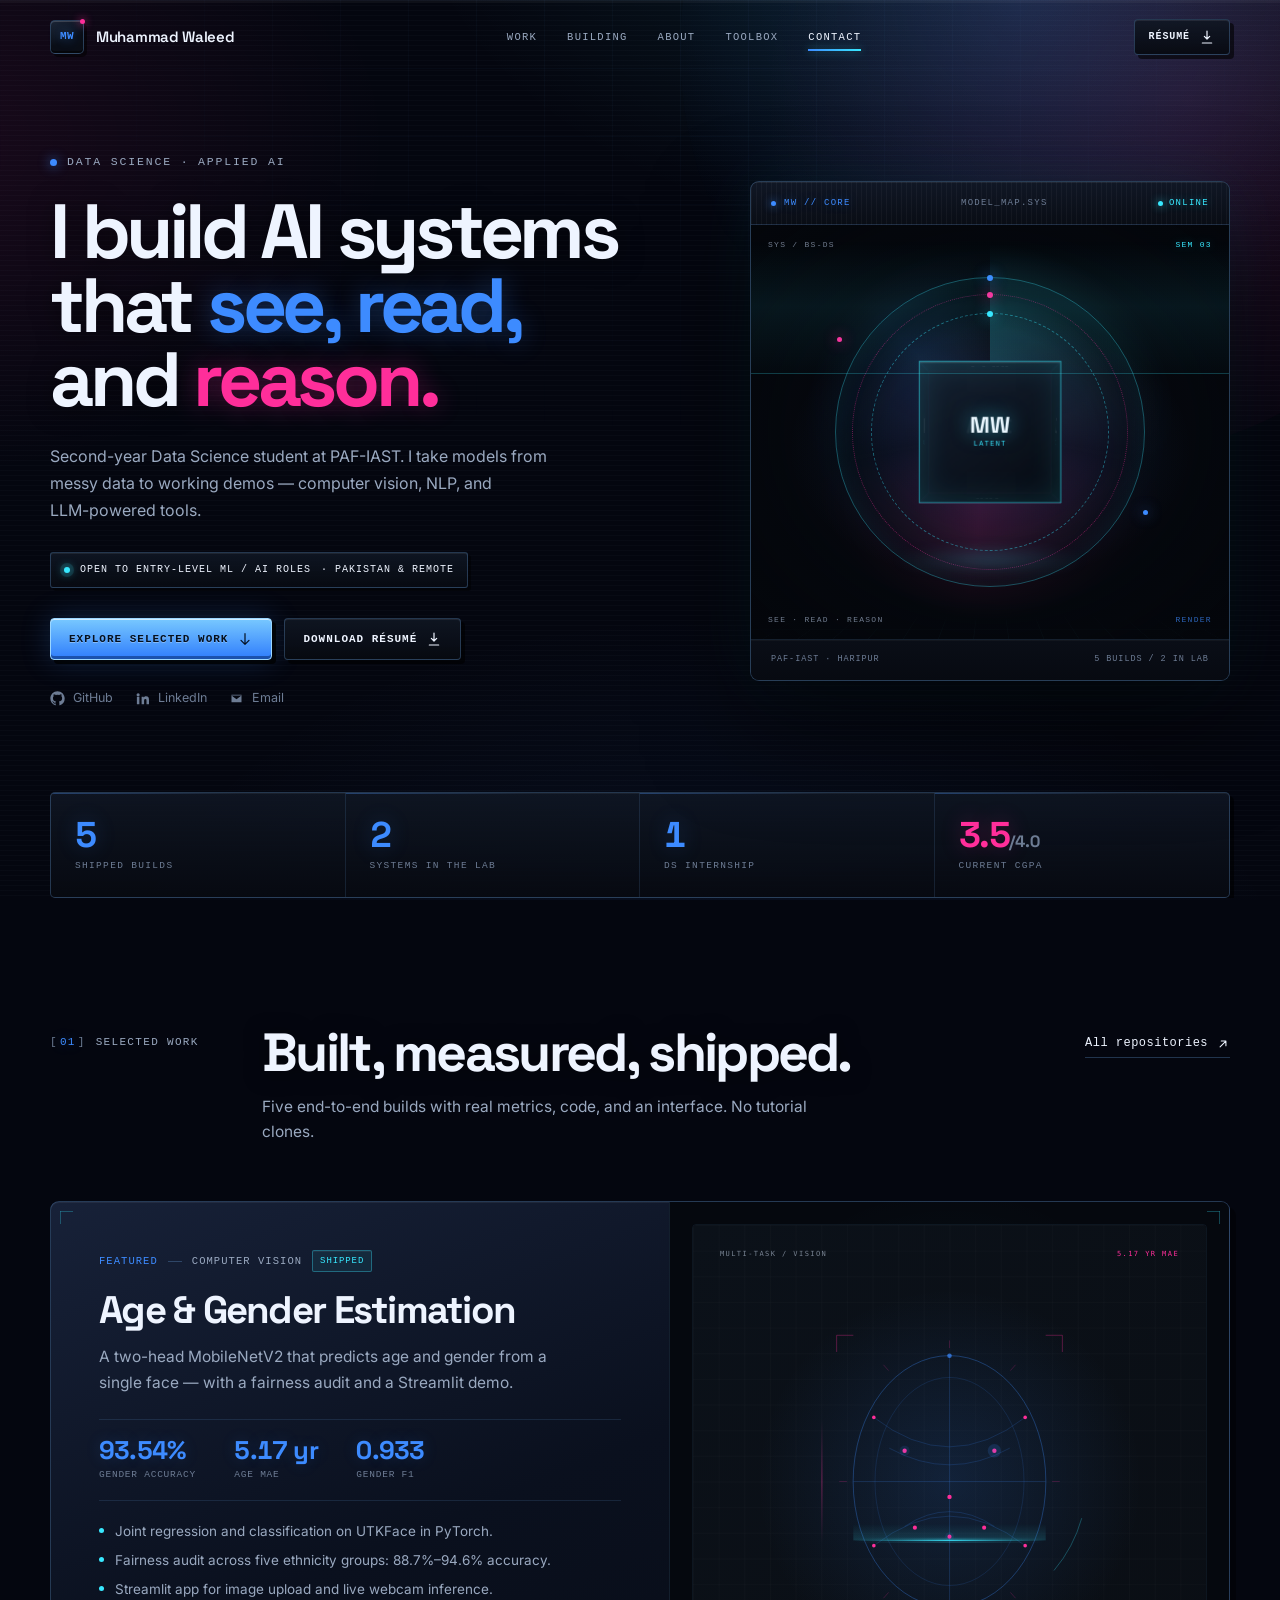
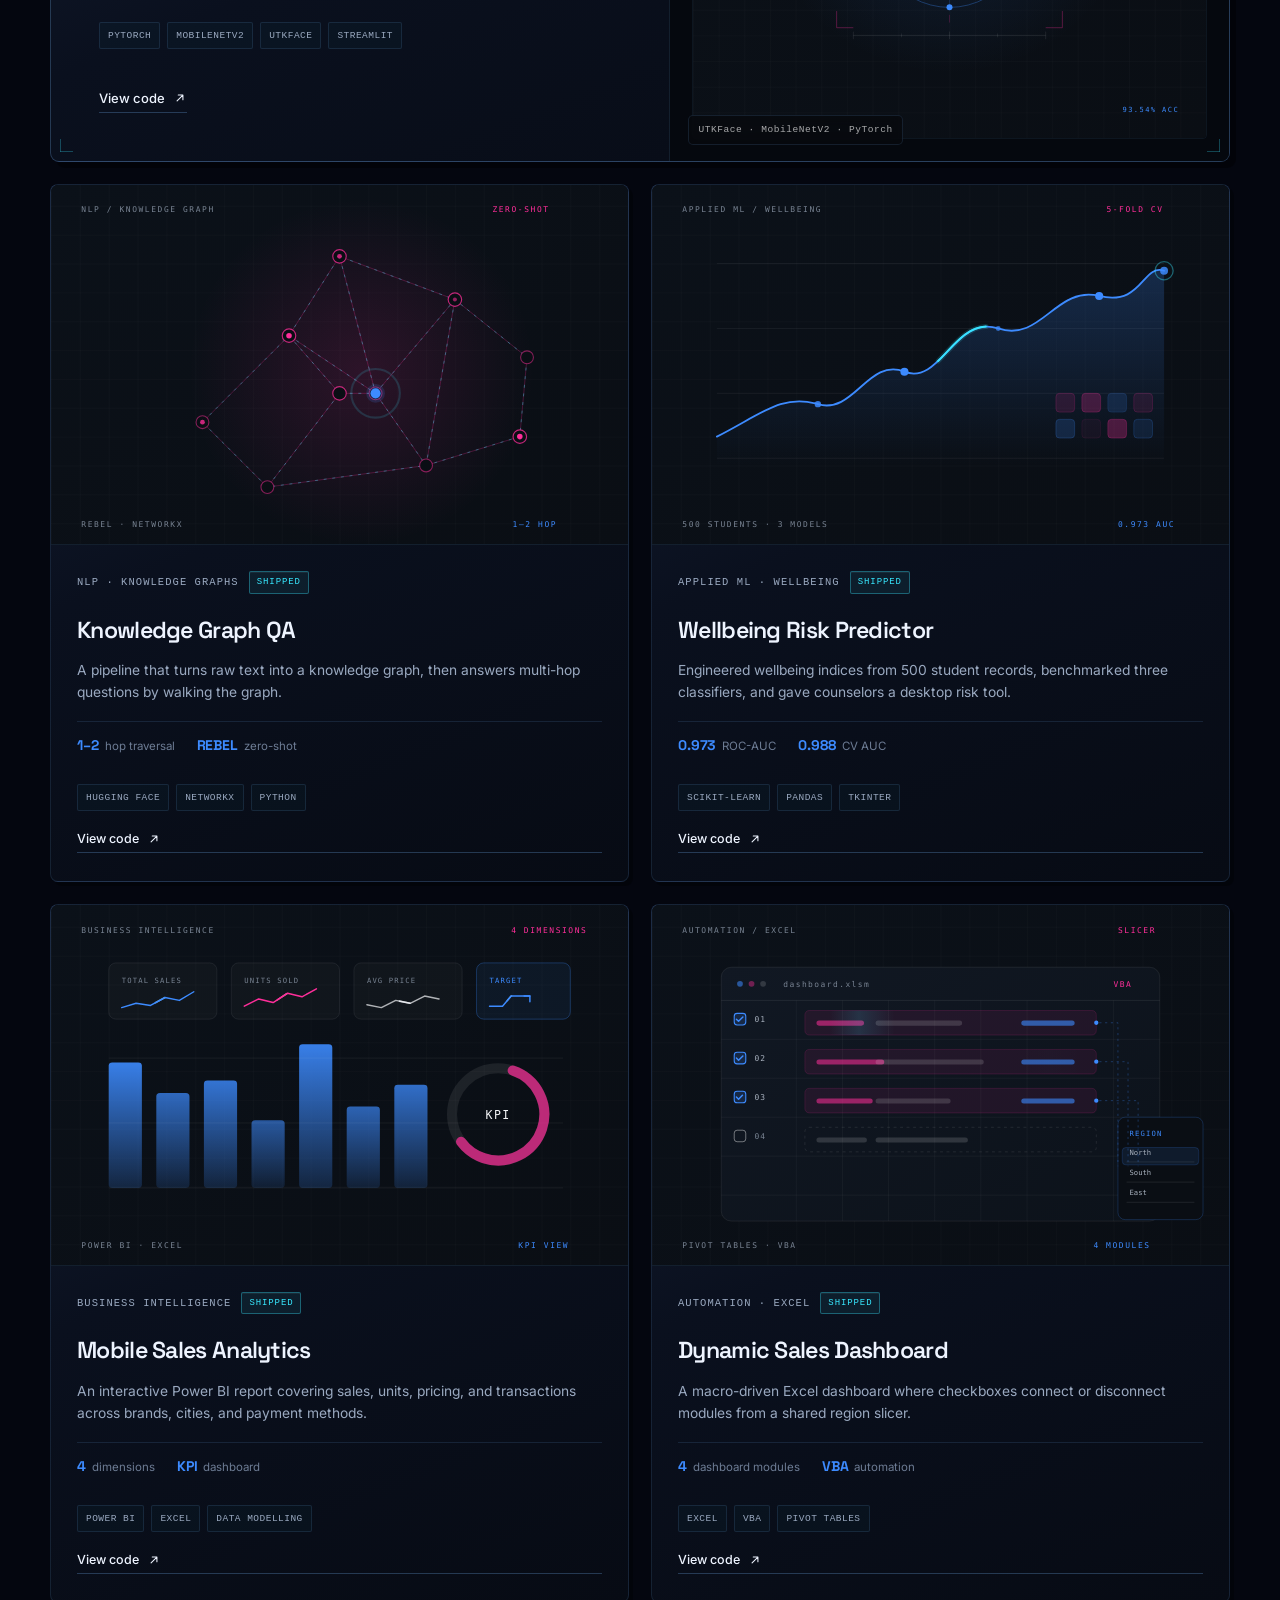
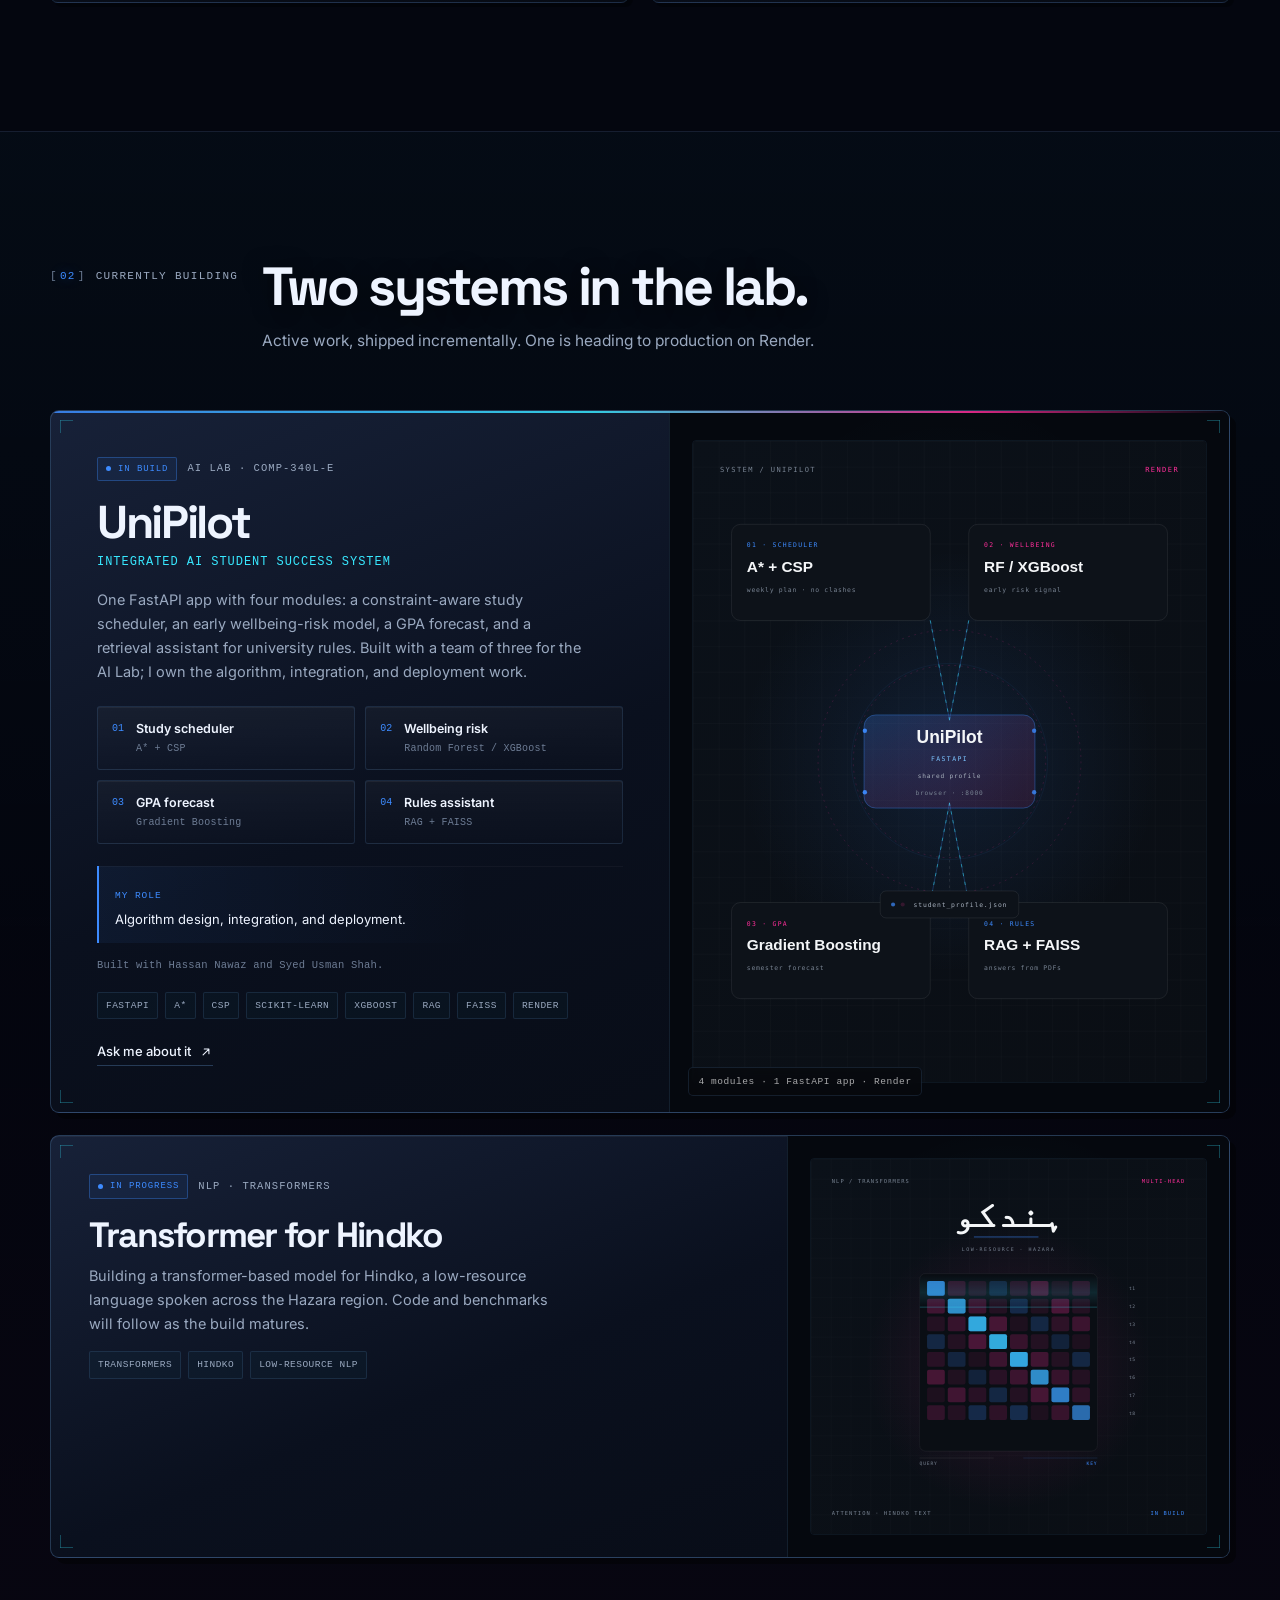
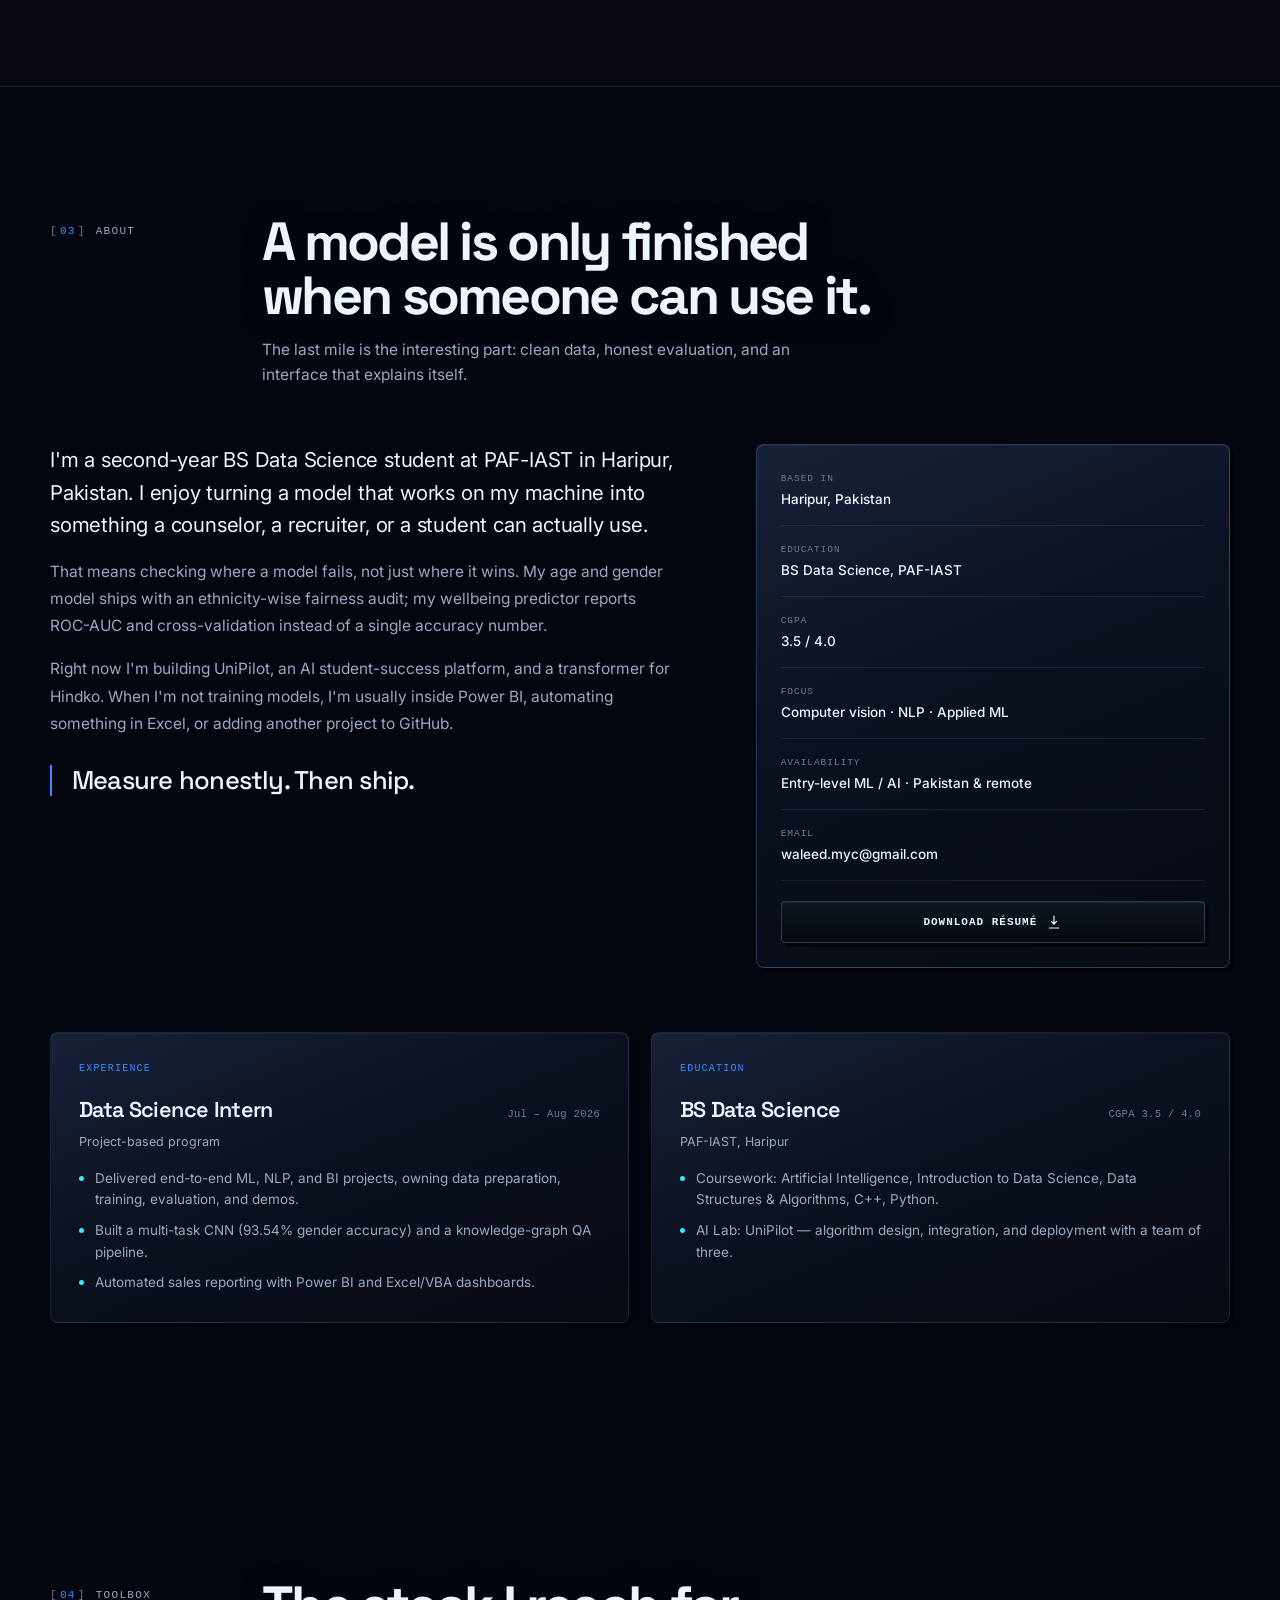
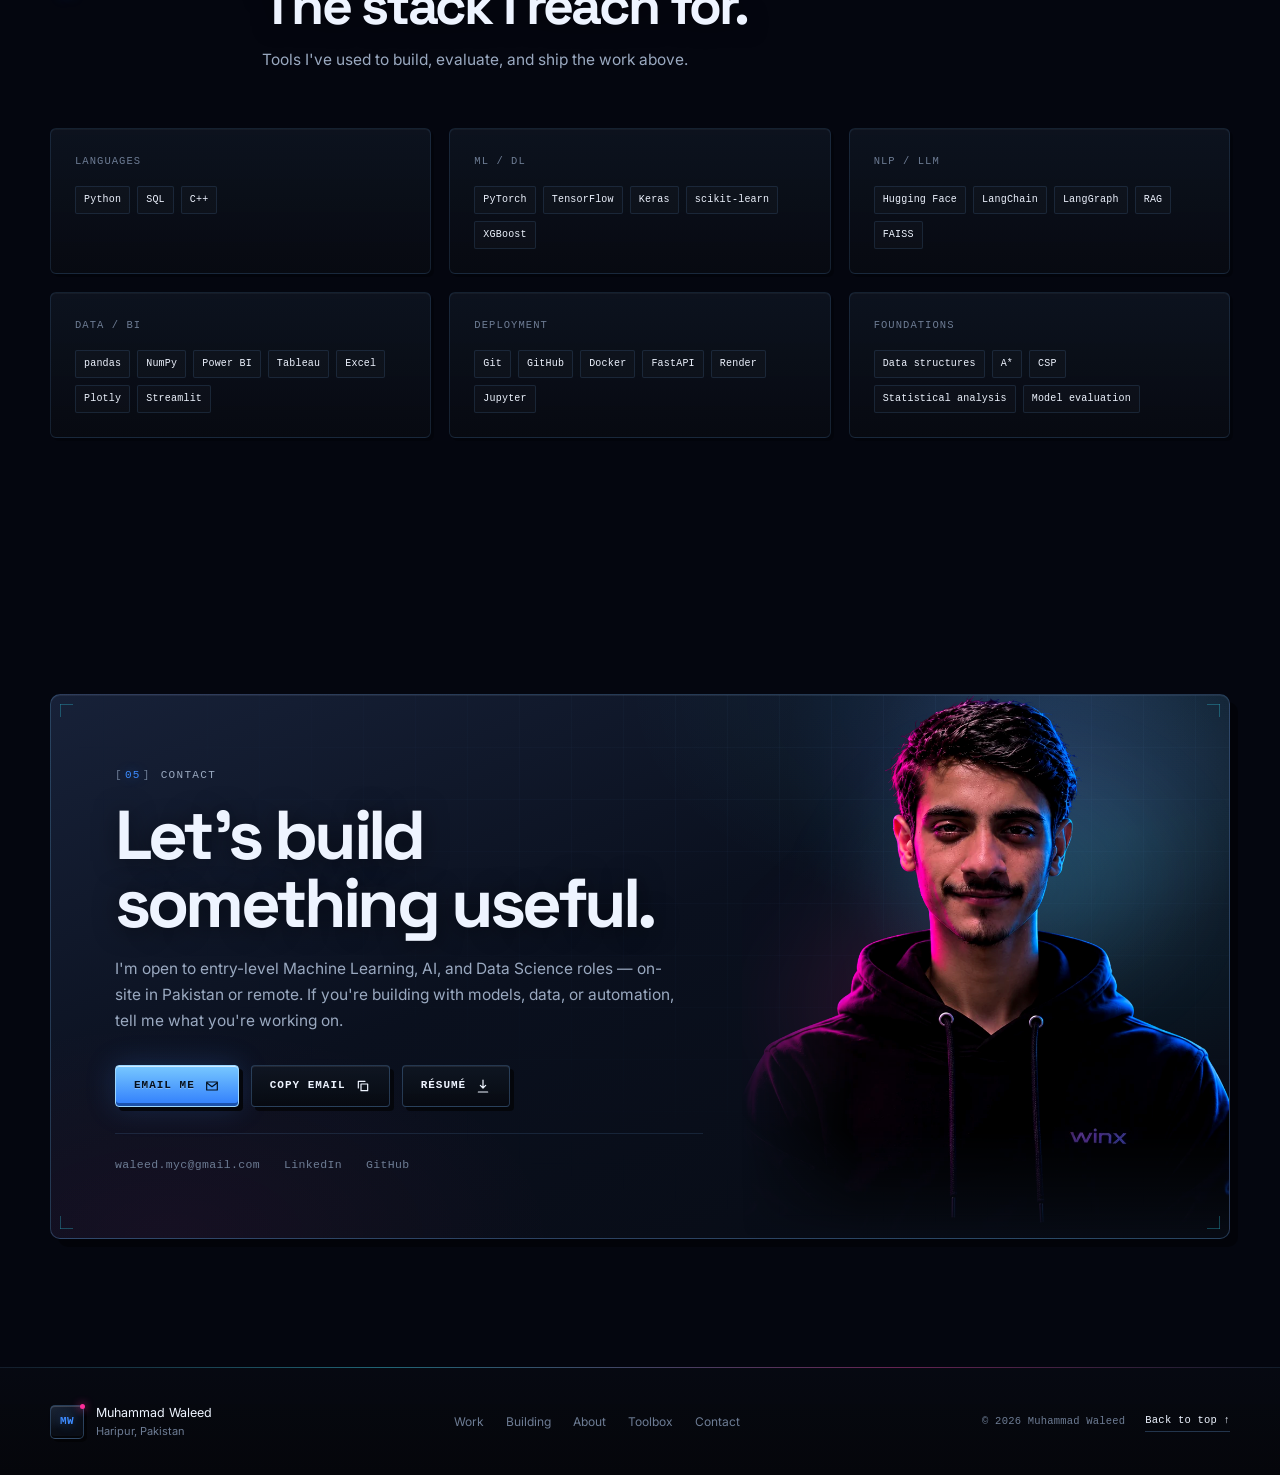
<file: index.html>
<!doctype html>
<html lang="en" class="no-js">
<head>
  <meta charset="utf-8">
  <meta name="viewport" content="width=device-width, initial-scale=1">
  <title>Muhammad Waleed — Machine Learning &amp; AI Engineer</title>
  <meta name="description" content="Portfolio of Muhammad Waleed — Data Science student and machine learning engineer building computer vision, NLP, and LLM systems. Projects, metrics, and code.">
  <meta name="author" content="Muhammad Waleed">
  <meta name="robots" content="index, follow, max-image-preview:large">
  <meta name="theme-color" content="#04060f">
  <link rel="canonical" href="https://muhammad-waleed-winx.onrender.com/">

  <meta property="og:type" content="website">
  <meta property="og:site_name" content="Muhammad Waleed — ML &amp; AI Portfolio">
  <meta property="og:title" content="Muhammad Waleed — Machine Learning &amp; AI Engineer">
  <meta property="og:description" content="Data Science student building computer vision, NLP, and LLM systems. Real metrics, shipped projects, and code.">
  <meta property="og:url" content="https://muhammad-waleed-winx.onrender.com/">
  <meta property="og:image" content="https://muhammad-waleed-winx.onrender.com/assets/img/og-cover.png">
  <meta property="og:image:width" content="1200">
  <meta property="og:image:height" content="630">
  <meta property="og:image:alt" content="Muhammad Waleed — I build AI systems that see, read, and reason.">
  <meta property="og:locale" content="en_US">

  <meta name="twitter:card" content="summary_large_image">
  <meta name="twitter:title" content="Muhammad Waleed — Machine Learning &amp; AI Engineer">
  <meta name="twitter:description" content="Data Science student building computer vision, NLP, and LLM systems. Real metrics, shipped projects, and code.">
  <meta name="twitter:image" content="https://muhammad-waleed-winx.onrender.com/assets/img/og-cover.png">
  <meta name="twitter:image:alt" content="Muhammad Waleed — I build AI systems that see, read, and reason.">

  <link rel="icon" href="assets/img/favicon.svg" type="image/svg+xml">
  <link rel="apple-touch-icon" href="assets/img/apple-touch-icon.png">
  <link rel="manifest" href="manifest.json">

  <link rel="preconnect" href="https://fonts.googleapis.com">
  <link rel="preconnect" href="https://fonts.gstatic.com" crossorigin>
  <link href="https://fonts.googleapis.com/css2?family=Inter:wght@400;500;600&family=Space+Grotesk:wght@500;600;700&display=swap" rel="stylesheet">
  <link rel="stylesheet" href="assets/css/style.css">

  <script>document.documentElement.classList.replace('no-js', 'js');</script>

  <script type="application/ld+json">
  {
    "@context": "https://schema.org",
    "@graph": [
      {
        "@type": "Person",
        "@id": "https://muhammad-waleed-winx.onrender.com/#person",
        "name": "Muhammad Waleed",
        "givenName": "Muhammad",
        "familyName": "Waleed",
        "jobTitle": "Machine Learning & AI Engineer",
        "description": "Data Science student at PAF-IAST building computer vision, NLP, and LLM systems.",
        "url": "https://muhammad-waleed-winx.onrender.com/",
        "email": "mailto:waleed.myc@gmail.com",
        "address": {
          "@type": "PostalAddress",
          "addressLocality": "Haripur",
          "addressRegion": "Khyber Pakhtunkhwa",
          "addressCountry": "PK"
        },
        "alumniOf": {
          "@type": "CollegeOrUniversity",
          "name": "Pak-Austria Fachhochschule Institute of Applied Sciences and Technology (PAF-IAST)"
        },
        "sameAs": [
          "https://www.linkedin.com/in/muhammad-waleed-myc/",
          "https://github.com/winx007"
        ],
        "knowsAbout": [
          "Machine Learning",
          "Deep Learning",
          "Computer Vision",
          "Natural Language Processing",
          "Large Language Models",
          "Python",
          "PyTorch",
          "TensorFlow",
          "scikit-learn",
          "Hugging Face Transformers",
          "LangChain",
          "LangGraph",
          "Docker",
          "FastAPI",
          "Power BI"
        ]
      },
      {
        "@type": "WebSite",
        "@id": "https://muhammad-waleed-winx.onrender.com/#website",
        "url": "https://muhammad-waleed-winx.onrender.com/",
        "name": "Muhammad Waleed — Machine Learning & AI Portfolio",
        "description": "Projects and case studies in computer vision, NLP, LLMs, and applied data science.",
        "publisher": { "@id": "https://muhammad-waleed-winx.onrender.com/#person" },
        "inLanguage": "en"
      },
      {
        "@type": "ItemList",
        "name": "Selected projects",
        "itemListElement": [
          {
            "@type": "ListItem",
            "position": 1,
            "item": {
              "@type": "SoftwareSourceCode",
              "name": "Age & Gender Estimation — Multi-Task CNN",
              "description": "A two-head MobileNetV2 for joint age regression and gender classification on UTKFace, with a fairness audit and Streamlit demo.",
              "codeRepository": "https://github.com/winx007/Age-Gender-Estimation-Multi-Task-Learning-",
              "programmingLanguage": "Python",
              "author": { "@id": "https://muhammad-waleed-winx.onrender.com/#person" }
            }
          },
          {
            "@type": "ListItem",
            "position": 2,
            "item": {
              "@type": "SoftwareSourceCode",
              "name": "Knowledge Graph Construction & Multi-Hop QA",
              "description": "An NLP pipeline that extracts entity-relation triplets with REBEL, builds a NetworkX graph, and answers 1-hop and 2-hop questions.",
              "codeRepository": "https://github.com/winx007/Knowledge-Graph-Construction-QA-Pipeline",
              "programmingLanguage": "Python",
              "author": { "@id": "https://muhammad-waleed-winx.onrender.com/#person" }
            }
          },
          {
            "@type": "ListItem",
            "position": 3,
            "item": {
              "@type": "SoftwareSourceCode",
              "name": "Student Wellbeing Risk Predictor",
              "description": "A scikit-learn pipeline that engineers wellbeing indices from 500 student records and exposes risk predictions through a Tkinter GUI.",
              "codeRepository": "https://github.com/winx007/Student-Wellbeing-Correlation-Prep",
              "programmingLanguage": "Python",
              "author": { "@id": "https://muhammad-waleed-winx.onrender.com/#person" }
            }
          },
          {
            "@type": "ListItem",
            "position": 4,
            "item": {
              "@type": "SoftwareSourceCode",
              "name": "Mobile Sales Analytics Dashboard",
              "description": "An interactive Power BI report tracking sales, units, pricing, and transactions across brands, cities, and payment methods.",
              "codeRepository": "https://github.com/winx007/Zenith-Mobiles-Sales-Analytics-Dashboard-Power-BI-Project",
              "author": { "@id": "https://muhammad-waleed-winx.onrender.com/#person" }
            }
          }
        ]
      }
    ]
  }
  </script>
</head>
<body>
  <a class="skip-link" href="#main">Skip to content</a>
  <div class="scroll-progress" aria-hidden="true"><span data-scroll-progress></span></div>

  <header class="site-header" data-header>
    <div class="container header-inner">
      <a class="brand" href="#top" aria-label="Muhammad Waleed — back to top">
        <span class="brand-mark" aria-hidden="true">MW</span>
        <span class="brand-name">Muhammad Waleed</span>
      </a>

      <nav class="desktop-nav" aria-label="Primary">
        <a href="#work" data-nav>Work</a>
        <a href="#building" data-nav>Building</a>
        <a href="#about" data-nav>About</a>
        <a href="#skills" data-nav>Toolbox</a>
        <a href="#contact" data-nav>Contact</a>
      </nav>

      <div class="header-actions">
        <a class="btn btn--ghost btn--sm" href="assets/Muhammad_Waleed_Resume.pdf" download>
          Résumé
          <svg class="icon" viewBox="0 0 24 24" aria-hidden="true"><path d="M12 3v12m0 0 4-4m-4 4-4-4M5 21h14"/></svg>
        </a>
        <button class="menu-toggle" type="button" aria-expanded="false" aria-controls="mobile-menu" aria-label="Open menu" data-menu-toggle>
          <span></span><span></span>
        </button>
      </div>
    </div>
  </header>

  <div class="mobile-menu" id="mobile-menu" data-menu inert>
    <nav aria-label="Mobile">
      <a href="#work"><span>01</span>Work</a>
      <a href="#building"><span>02</span>Building</a>
      <a href="#about"><span>03</span>About</a>
      <a href="#skills"><span>04</span>Toolbox</a>
      <a href="#contact"><span>05</span>Contact</a>
    </nav>
    <div class="mobile-menu__foot">
      <a class="btn btn--primary" href="assets/Muhammad_Waleed_Resume.pdf" download>Download résumé</a>
      <div class="socials">
        <a href="https://github.com/winx007" target="_blank" rel="noopener noreferrer" aria-label="GitHub (opens in a new tab)">
          <svg class="icon" viewBox="0 0 24 24" aria-hidden="true"><path d="M12 .5C5.73.5.5 5.73.5 12c0 5.08 3.29 9.39 7.86 10.91.58.11.79-.25.79-.56v-2.17c-3.2.7-3.88-1.37-3.88-1.37-.53-1.34-1.29-1.7-1.29-1.7-1.05-.72.08-.71.08-.71 1.16.08 1.77 1.19 1.77 1.19 1.03 1.77 2.7 1.26 3.36.96.1-.75.4-1.26.73-1.55-2.55-.29-5.23-1.28-5.23-5.7 0-1.26.45-2.29 1.19-3.1-.12-.29-.52-1.46.11-3.05 0 0 .97-.31 3.18 1.18a11.1 11.1 0 0 1 5.8 0c2.2-1.49 3.17-1.18 3.17-1.18.63 1.59.23 2.76.11 3.05.74.81 1.19 1.84 1.19 3.1 0 4.43-2.69 5.41-5.25 5.69.41.35.78 1.05.78 2.12v3.14c0 .31.21.68.8.56A11.5 11.5 0 0 0 23.5 12C23.5 5.73 18.27.5 12 .5Z"/></svg>
        </a>
        <a href="https://www.linkedin.com/in/muhammad-waleed-myc/" target="_blank" rel="noopener noreferrer" aria-label="LinkedIn (opens in a new tab)">
          <svg class="icon" viewBox="0 0 24 24" aria-hidden="true"><path d="M4.98 3.5a2.5 2.5 0 1 1 0 5 2.5 2.5 0 0 1 0-5ZM3 9h4v12H3V9Zm7 0h3.8v1.64h.05c.53-1 1.83-2.05 3.77-2.05 4.03 0 4.78 2.65 4.78 6.1V21h-4v-5.35c0-1.28-.02-2.92-1.78-2.92-1.78 0-2.05 1.39-2.05 2.83V21h-4V9Z"/></svg>
        </a>
      </div>
    </div>
  </div>

  <main id="main">
    <section class="hero" id="top" aria-labelledby="hero-title">
      <div class="hero-grid-bg" aria-hidden="true"></div>
      <div class="container hero-inner">
        <div class="hero-copy">
          <p class="eyebrow reveal"><span class="pulse-dot"></span>Data Science · Applied AI</p>
          <h1 id="hero-title" class="reveal">
            <span>I build AI systems</span>
            <span>that <em>see, read,</em></span>
            <span>and <em>reason.</em></span>
          </h1>
          <p class="hero-lede reveal">Second-year Data Science student at <span class="nowrap">PAF-IAST</span>. I take models from messy data to working demos — computer vision, NLP, and <span class="nowrap">LLM-powered</span> tools.</p>
          <div class="availability reveal"><span class="status-dot"></span>Open to entry-level ML / AI roles<span class="availability__loc"> · Pakistan &amp; remote</span></div>
          <div class="hero-actions reveal">
            <a class="btn btn--primary" href="#work">
              Explore selected work
              <svg class="icon" viewBox="0 0 24 24" aria-hidden="true"><path d="M12 4v16m0 0 6-6m-6 6-6-6"/></svg>
            </a>
            <a class="btn btn--ghost" href="assets/Muhammad_Waleed_Resume.pdf" download>
              Download résumé
              <svg class="icon" viewBox="0 0 24 24" aria-hidden="true"><path d="M12 3v12m0 0 4-4m-4 4-4-4M5 21h14"/></svg>
            </a>
          </div>
          <div class="hero-socials reveal">
            <a href="https://github.com/winx007" target="_blank" rel="noopener noreferrer">
              <svg class="icon" viewBox="0 0 24 24" aria-hidden="true"><path d="M12 .5C5.73.5.5 5.73.5 12c0 5.08 3.29 9.39 7.86 10.91.58.11.79-.25.79-.56v-2.17c-3.2.7-3.88-1.37-3.88-1.37-.53-1.34-1.29-1.7-1.29-1.7-1.05-.72.08-.71.08-.71 1.16.08 1.77 1.19 1.77 1.19 1.03 1.77 2.7 1.26 3.36.96.1-.75.4-1.26.73-1.55-2.55-.29-5.23-1.28-5.23-5.7 0-1.26.45-2.29 1.19-3.1-.12-.29-.52-1.46.11-3.05 0 0 .97-.31 3.18 1.18a11.1 11.1 0 0 1 5.8 0c2.2-1.49 3.17-1.18 3.17-1.18.63 1.59.23 2.76.11 3.05.74.81 1.19 1.84 1.19 3.1 0 4.43-2.69 5.41-5.25 5.69.41.35.78 1.05.78 2.12v3.14c0 .31.21.68.8.56A11.5 11.5 0 0 0 23.5 12C23.5 5.73 18.27.5 12 .5Z"/></svg>
              GitHub
            </a>
            <a href="https://www.linkedin.com/in/muhammad-waleed-myc/" target="_blank" rel="noopener noreferrer">
              <svg class="icon" viewBox="0 0 24 24" aria-hidden="true"><path d="M4.98 3.5a2.5 2.5 0 1 1 0 5 2.5 2.5 0 0 1 0-5ZM3 9h4v12H3V9Zm7 0h3.8v1.64h.05c.53-1 1.83-2.05 3.77-2.05 4.03 0 4.78 2.65 4.78 6.1V21h-4v-5.35c0-1.28-.02-2.92-1.78-2.92-1.78 0-2.05 1.39-2.05 2.83V21h-4V9Z"/></svg>
              LinkedIn
            </a>
            <a href="mailto:waleed.myc@gmail.com">
              <svg class="icon" viewBox="0 0 24 24" aria-hidden="true"><path d="M4 6h16v12H4zM4 7l8 6 8-6"/></svg>
              Email
            </a>
          </div>
        </div>

        <div class="hero-visual reveal">
          <div class="core-card" data-tilt>
            <div class="core-card__bar">
              <span class="core-card__id"><i></i>MW // CORE</span>
              <span class="core-card__file">model_map.sys</span>
              <span class="core-card__live">online</span>
            </div>

            <div class="core-stage" aria-hidden="true">
              <div class="core-stage__grid"></div>
              <div class="core-stage__aura"></div>

              <div class="core-scene">
                <span class="core-ring core-ring--h1"></span>
                <span class="core-ring core-ring--h2"></span>
                <span class="core-ring core-ring--v"></span>
                <div class="core-cube-tilt" data-cube-tilt>
                  <div class="core-cube">
                    <span class="core-face core-face--front"><b>MW</b><small>LATENT</small></span>
                    <span class="core-face core-face--back"><b>DATA</b><small>PIPELINE</small></span>
                    <span class="core-face core-face--right"><b>CV</b><small>VISION</small></span>
                    <span class="core-face core-face--left"><b>NLP</b><small>LANGUAGE</small></span>
                    <span class="core-face core-face--top"><b>LLM</b><small>REASON</small></span>
                    <span class="core-face core-face--bottom"><b>ML</b><small>OPS</small></span>
                  </div>
                </div>
                <span class="core-spark core-spark--a"></span>
                <span class="core-spark core-spark--b"></span>
              </div>

              <span class="core-scan"></span>
              <span class="core-shock"></span>
              <span class="core-hud core-hud--tl">SYS / BS-DS</span>
              <span class="core-hud core-hud--tr">SEM 03</span>
              <span class="core-hud core-hud--bl">SEE · READ · REASON</span>
              <span class="core-hud core-hud--br">RENDER</span>
            </div>

            <div class="core-card__foot">
              <span>PAF-IAST · Haripur</span>
              <span>5 builds / 2 in lab</span>
            </div>
          </div>
        </div>
      </div>

      <div class="container">
        <dl class="stats reveal">
          <div><dt>Shipped builds</dt><dd data-count="5">5</dd></div>
          <div><dt>Systems in the lab</dt><dd data-count="2">2</dd></div>
          <div><dt>DS internship</dt><dd data-count="1">1</dd></div>
          <div><dt>Current CGPA</dt><dd data-count="3.5" data-count-decimals="1">3.5<span>/4.0</span></dd></div>
        </dl>
      </div>
    </section>

    <section class="section" id="work" aria-labelledby="work-title">
      <div class="container">
        <div class="section-head reveal">
          <p class="section-label"><span>01</span>Selected work</p>
          <div class="section-head__main">
            <h2 id="work-title">Built, measured, shipped.</h2>
            <p>Five end-to-end builds with real metrics, code, and an interface. No tutorial clones.</p>
          </div>
          <a class="section-link" href="https://github.com/winx007" target="_blank" rel="noopener noreferrer">
            All repositories
            <svg class="icon" viewBox="0 0 24 24" aria-hidden="true"><path d="M7 17 17 7M9 7h8v8"/></svg>
          </a>
        </div>

        <article class="project-featured reveal" data-tilt>
          <div class="project-featured__content">
            <div class="project-kicker">
              <span class="kicker-strong">Featured</span>
              <span class="kicker-sep" aria-hidden="true"></span>
              Computer vision
              <span class="badge">Shipped</span>
            </div>
            <h3>Age &amp; Gender Estimation</h3>
            <p class="project-summary">A two-head MobileNetV2 that predicts age and gender from a single face — with a fairness audit and a Streamlit demo.</p>
            <dl class="project-metrics">
              <div><dt>Gender accuracy</dt><dd>93.54%</dd></div>
              <div><dt>Age MAE</dt><dd>5.17 yr</dd></div>
              <div><dt>Gender F1</dt><dd>0.933</dd></div>
            </dl>
            <ul class="project-points">
              <li>Joint regression and classification on UTKFace in PyTorch.</li>
              <li>Fairness audit across five ethnicity groups: 88.7%–94.6% accuracy.</li>
              <li>Streamlit app for image upload and live webcam inference.</li>
            </ul>
            <div class="tags">
              <span>PyTorch</span><span>MobileNetV2</span><span>UTKFace</span><span>Streamlit</span>
            </div>
            <a class="text-link" href="https://github.com/winx007/Age-Gender-Estimation-Multi-Task-Learning-" target="_blank" rel="noopener noreferrer">
              View code
              <svg class="icon" viewBox="0 0 24 24" aria-hidden="true"><path d="M7 17 17 7M9 7h8v8"/></svg>
            </a>
          </div>
          <a class="project-featured__media" href="https://github.com/winx007/Age-Gender-Estimation-Multi-Task-Learning-" target="_blank" rel="noopener noreferrer" aria-label="Age and Gender Estimation repository on GitHub (opens in a new tab)">
            <img src="assets/img/cover-vision.svg" alt="" width="800" height="800" loading="lazy" decoding="async">
            <span class="media-caption">UTKFace · MobileNetV2 · PyTorch</span>
          </a>
        </article>

        <div class="project-grid">
          <article class="project-card reveal">
            <a class="project-card__media" href="https://github.com/winx007/Knowledge-Graph-Construction-QA-Pipeline" target="_blank" rel="noopener noreferrer" aria-label="Knowledge Graph QA repository on GitHub (opens in a new tab)">
              <img src="assets/img/cover-graph.svg" alt="" width="800" height="520" loading="lazy" decoding="async">
            </a>
            <div class="project-card__body">
              <div class="project-kicker">NLP · Knowledge graphs <span class="badge">Shipped</span></div>
              <h3><a href="https://github.com/winx007/Knowledge-Graph-Construction-QA-Pipeline" target="_blank" rel="noopener noreferrer">Knowledge Graph QA</a></h3>
              <p>A pipeline that turns raw text into a knowledge graph, then answers multi-hop questions by walking the graph.</p>
              <div class="mini-facts">
                <span><strong>1–2</strong> hop traversal</span>
                <span><strong>REBEL</strong> zero-shot</span>
              </div>
              <div class="tags"><span>Hugging Face</span><span>NetworkX</span><span>Python</span></div>
              <a class="text-link" href="https://github.com/winx007/Knowledge-Graph-Construction-QA-Pipeline" target="_blank" rel="noopener noreferrer">View code <svg class="icon" viewBox="0 0 24 24" aria-hidden="true"><path d="M7 17 17 7M9 7h8v8"/></svg></a>
            </div>
          </article>

          <article class="project-card reveal">
            <a class="project-card__media" href="https://github.com/winx007/Student-Wellbeing-Correlation-Prep" target="_blank" rel="noopener noreferrer" aria-label="Student Wellbeing Risk Predictor repository on GitHub (opens in a new tab)">
              <img src="assets/img/cover-wellbeing.svg" alt="" width="800" height="520" loading="lazy" decoding="async">
            </a>
            <div class="project-card__body">
              <div class="project-kicker">Applied ML · Wellbeing <span class="badge">Shipped</span></div>
              <h3><a href="https://github.com/winx007/Student-Wellbeing-Correlation-Prep" target="_blank" rel="noopener noreferrer">Wellbeing Risk Predictor</a></h3>
              <p>Engineered wellbeing indices from 500 student records, benchmarked three classifiers, and gave counselors a desktop risk tool.</p>
              <div class="mini-facts">
                <span><strong>0.973</strong> ROC-AUC</span>
                <span><strong>0.988</strong> CV AUC</span>
              </div>
              <div class="tags"><span>scikit-learn</span><span>pandas</span><span>Tkinter</span></div>
              <a class="text-link" href="https://github.com/winx007/Student-Wellbeing-Correlation-Prep" target="_blank" rel="noopener noreferrer">View code <svg class="icon" viewBox="0 0 24 24" aria-hidden="true"><path d="M7 17 17 7M9 7h8v8"/></svg></a>
            </div>
          </article>

          <article class="project-card reveal">
            <a class="project-card__media" href="https://github.com/winx007/Zenith-Mobiles-Sales-Analytics-Dashboard-Power-BI-Project" target="_blank" rel="noopener noreferrer" aria-label="Mobile Sales Analytics Dashboard repository on GitHub (opens in a new tab)">
              <img src="assets/img/cover-bi.svg" alt="" width="800" height="520" loading="lazy" decoding="async">
            </a>
            <div class="project-card__body">
              <div class="project-kicker">Business intelligence <span class="badge">Shipped</span></div>
              <h3><a href="https://github.com/winx007/Zenith-Mobiles-Sales-Analytics-Dashboard-Power-BI-Project" target="_blank" rel="noopener noreferrer">Mobile Sales Analytics</a></h3>
              <p>An interactive Power BI report covering sales, units, pricing, and transactions across brands, cities, and payment methods.</p>
              <div class="mini-facts">
                <span><strong>4</strong> dimensions</span>
                <span><strong>KPI</strong> dashboard</span>
              </div>
              <div class="tags"><span>Power BI</span><span>Excel</span><span>Data modelling</span></div>
              <a class="text-link" href="https://github.com/winx007/Zenith-Mobiles-Sales-Analytics-Dashboard-Power-BI-Project" target="_blank" rel="noopener noreferrer">View code <svg class="icon" viewBox="0 0 24 24" aria-hidden="true"><path d="M7 17 17 7M9 7h8v8"/></svg></a>
            </div>
          </article>

          <article class="project-card reveal">
            <a class="project-card__media" href="https://github.com/winx007/Sales-Dashboard-with-Dynamic-Slicer-Control" target="_blank" rel="noopener noreferrer" aria-label="Dynamic Sales Dashboard repository on GitHub (opens in a new tab)">
              <img src="assets/img/cover-automation.svg" alt="" width="800" height="520" loading="lazy" decoding="async">
            </a>
            <div class="project-card__body">
              <div class="project-kicker">Automation · Excel <span class="badge">Shipped</span></div>
              <h3><a href="https://github.com/winx007/Sales-Dashboard-with-Dynamic-Slicer-Control" target="_blank" rel="noopener noreferrer">Dynamic Sales Dashboard</a></h3>
              <p>A macro-driven Excel dashboard where checkboxes connect or disconnect modules from a shared region slicer.</p>
              <div class="mini-facts">
                <span><strong>4</strong> dashboard modules</span>
                <span><strong>VBA</strong> automation</span>
              </div>
              <div class="tags"><span>Excel</span><span>VBA</span><span>Pivot tables</span></div>
              <a class="text-link" href="https://github.com/winx007/Sales-Dashboard-with-Dynamic-Slicer-Control" target="_blank" rel="noopener noreferrer">View code <svg class="icon" viewBox="0 0 24 24" aria-hidden="true"><path d="M7 17 17 7M9 7h8v8"/></svg></a>
            </div>
          </article>
        </div>
      </div>
    </section>

    <section class="section section--building" id="building" aria-labelledby="building-title">
      <div class="container">
        <div class="section-head reveal">
          <p class="section-label"><span>02</span>Currently building</p>
          <div class="section-head__main">
            <h2 id="building-title">Two systems in the lab.</h2>
            <p>Active work, shipped incrementally. One is heading to production on Render.</p>
          </div>
        </div>

        <article class="build-card build-card--wide reveal" data-tilt>
          <div class="build-card__content">
            <div class="project-kicker">
              <span class="status-pill"><i></i>In build</span>
              AI Lab · COMP-340L-E
            </div>
            <h3>UniPilot</h3>
            <p class="build-sub">Integrated AI student success system</p>
            <p class="build-copy">One FastAPI app with four modules: a constraint-aware study scheduler, an early wellbeing-risk model, a GPA forecast, and a retrieval assistant for university rules. Built with a team of three for the AI Lab; I own the algorithm, integration, and deployment work.</p>

            <ol class="module-list">
              <li><span>01</span><div><strong>Study scheduler</strong><small>A* + CSP</small></div></li>
              <li><span>02</span><div><strong>Wellbeing risk</strong><small>Random Forest / XGBoost</small></div></li>
              <li><span>03</span><div><strong>GPA forecast</strong><small>Gradient Boosting</small></div></li>
              <li><span>04</span><div><strong>Rules assistant</strong><small>RAG + FAISS</small></div></li>
            </ol>

            <div class="role-callout">
              <span>My role</span>
              <p>Algorithm design, integration, and deployment.</p>
            </div>
            <p class="team-line">Built with Hassan Nawaz and Syed Usman Shah.</p>
            <div class="tags">
              <span>FastAPI</span><span>A*</span><span>CSP</span><span>scikit-learn</span><span>XGBoost</span><span>RAG</span><span>FAISS</span><span>Render</span>
            </div>
            <a class="text-link" href="mailto:waleed.myc@gmail.com?subject=UniPilot">Ask me about it <svg class="icon" viewBox="0 0 24 24" aria-hidden="true"><path d="M7 17 17 7M9 7h8v8"/></svg></a>
          </div>
          <div class="build-card__media">
            <img src="assets/img/cover-unipilot.svg" alt="" width="800" height="1000" loading="lazy" decoding="async">
            <span class="media-caption">4 modules · 1 FastAPI app · Render</span>
          </div>
        </article>

        <article class="build-card build-card--compact reveal" data-tilt>
          <div class="build-card__content">
            <div class="project-kicker">
              <span class="status-pill"><i></i>In progress</span>
              NLP · Transformers
            </div>
            <h3>Transformer for Hindko</h3>
            <p class="build-copy">Building a transformer-based model for Hindko, a low-resource language spoken across the Hazara region. Code and benchmarks will follow as the build matures.</p>
            <div class="tags"><span>Transformers</span><span>Hindko</span><span>Low-resource NLP</span></div>
          </div>
          <div class="build-card__media build-card__media--small">
            <img src="assets/img/cover-hindko.svg" alt="" width="800" height="760" loading="lazy" decoding="async">
          </div>
        </article>
      </div>
    </section>

    <section class="section" id="about" aria-labelledby="about-title">
      <div class="container">
        <div class="section-head reveal">
          <p class="section-label"><span>03</span>About</p>
          <div class="section-head__main">
            <h2 id="about-title">A model is only finished when someone can use it.</h2>
            <p>The last mile is the interesting part: clean data, honest evaluation, and an interface that explains itself.</p>
          </div>
        </div>

        <div class="about-grid">
          <div class="about-copy reveal">
            <p class="lead">I'm a second-year BS Data Science student at PAF-IAST in Haripur, Pakistan. I enjoy turning a model that works on my machine into something a counselor, a recruiter, or a student can actually use.</p>
            <p>That means checking where a model fails, not just where it wins. My age and gender model ships with an ethnicity-wise fairness audit; my wellbeing predictor reports ROC-AUC and cross-validation instead of a single accuracy number.</p>
            <p>Right now I'm building UniPilot, an AI student-success platform, and a transformer for Hindko. When I'm not training models, I'm usually inside Power BI, automating something in Excel, or adding another project to GitHub.</p>
            <blockquote>Measure honestly. Then ship.</blockquote>
          </div>

          <aside class="fact-card reveal" aria-label="Quick facts">
            <div class="fact"><span>Based in</span><strong>Haripur, Pakistan</strong></div>
            <div class="fact"><span>Education</span><strong>BS Data Science, PAF-IAST</strong></div>
            <div class="fact"><span>CGPA</span><strong>3.5 / 4.0</strong></div>
            <div class="fact"><span>Focus</span><strong>Computer vision · NLP · Applied ML</strong></div>
            <div class="fact"><span>Availability</span><strong>Entry-level ML / AI · Pakistan &amp; remote</strong></div>
            <div class="fact"><span>Email</span><a href="mailto:waleed.myc@gmail.com">waleed.myc@gmail.com</a></div>
            <a class="btn btn--ghost btn--block" href="assets/Muhammad_Waleed_Resume.pdf" download>
              Download résumé
              <svg class="icon" viewBox="0 0 24 24" aria-hidden="true"><path d="M12 3v12m0 0 4-4m-4 4-4-4M5 21h14"/></svg>
            </a>
          </aside>
        </div>

        <div class="track-grid">
          <article class="track-card reveal">
            <p class="track-label">Experience</p>
            <div class="track-head">
              <h3>Data Science Intern</h3>
              <span>Jul – Aug 2026</span>
            </div>
            <p class="track-org">Project-based program</p>
            <ul>
              <li>Delivered end-to-end ML, NLP, and BI projects, owning data preparation, training, evaluation, and demos.</li>
              <li>Built a multi-task CNN (93.54% gender accuracy) and a knowledge-graph QA pipeline.</li>
              <li>Automated sales reporting with Power BI and Excel/VBA dashboards.</li>
            </ul>
          </article>

          <article class="track-card reveal">
            <p class="track-label">Education</p>
            <div class="track-head">
              <h3>BS Data Science</h3>
              <span>CGPA 3.5 / 4.0</span>
            </div>
            <p class="track-org">PAF-IAST, Haripur</p>
            <ul>
              <li>Coursework: Artificial Intelligence, Introduction to Data Science, Data Structures &amp; Algorithms, C++, Python.</li>
              <li>AI Lab: UniPilot — algorithm design, integration, and deployment with a team of three.</li>
            </ul>
          </article>
        </div>
      </div>
    </section>

    <section class="section" id="skills" aria-labelledby="skills-title">
      <div class="container">
        <div class="section-head reveal">
          <p class="section-label"><span>04</span>Toolbox</p>
          <div class="section-head__main">
            <h2 id="skills-title">The stack I reach for.</h2>
            <p>Tools I've used to build, evaluate, and ship the work above.</p>
          </div>
        </div>

        <div class="skills-grid">
          <article class="skill-card reveal">
            <h3>Languages</h3>
            <div class="chips"><span>Python</span><span>SQL</span><span>C++</span></div>
          </article>
          <article class="skill-card reveal">
            <h3>ML / DL</h3>
            <div class="chips"><span>PyTorch</span><span>TensorFlow</span><span>Keras</span><span>scikit-learn</span><span>XGBoost</span></div>
          </article>
          <article class="skill-card reveal">
            <h3>NLP / LLM</h3>
            <div class="chips"><span>Hugging Face</span><span>LangChain</span><span>LangGraph</span><span>RAG</span><span>FAISS</span></div>
          </article>
          <article class="skill-card reveal">
            <h3>Data / BI</h3>
            <div class="chips"><span>pandas</span><span>NumPy</span><span>Power BI</span><span>Tableau</span><span>Excel</span><span>Plotly</span><span>Streamlit</span></div>
          </article>
          <article class="skill-card reveal">
            <h3>Deployment</h3>
            <div class="chips"><span>Git</span><span>GitHub</span><span>Docker</span><span>FastAPI</span><span>Render</span><span>Jupyter</span></div>
          </article>
          <article class="skill-card reveal">
            <h3>Foundations</h3>
            <div class="chips"><span>Data structures</span><span>A*</span><span>CSP</span><span>Statistical analysis</span><span>Model evaluation</span></div>
          </article>
        </div>
      </div>
    </section>

    <section class="section section--contact" id="contact" aria-labelledby="contact-title">
      <div class="container">
        <div class="contact-panel reveal">
          <div class="contact-glow" aria-hidden="true"></div>
          <div class="contact-portrait" aria-hidden="true">
            <picture>
              <source srcset="assets/img/portrait-waleed.webp" type="image/webp">
              <img src="assets/img/portrait-waleed.png" alt="" width="1000" height="1006" loading="lazy" decoding="async">
            </picture>
          </div>
          <p class="section-label"><span>05</span>Contact</p>
          <h2 id="contact-title">Let's build something useful.</h2>
          <p class="contact-copy">I'm open to entry-level Machine Learning, AI, and Data Science roles — on-site in Pakistan or remote. If you're building with models, data, or automation, tell me what you're working on.</p>
          <div class="contact-actions">
            <a class="btn btn--primary" href="mailto:waleed.myc@gmail.com">
              Email me
              <svg class="icon" viewBox="0 0 24 24" aria-hidden="true"><path d="M4 6h16v12H4zM4 7l8 6 8-6"/></svg>
            </a>
            <button class="btn btn--ghost" type="button" data-copy-email data-email="waleed.myc@gmail.com">
              <span data-copy-label>Copy email</span>
              <svg class="icon" viewBox="0 0 24 24" aria-hidden="true"><path d="M9 9h10v10H9zM5 15V5h10"/></svg>
            </button>
            <a class="btn btn--ghost" href="assets/Muhammad_Waleed_Resume.pdf" download>
              Résumé
              <svg class="icon" viewBox="0 0 24 24" aria-hidden="true"><path d="M12 3v12m0 0 4-4m-4 4-4-4M5 21h14"/></svg>
            </a>
          </div>
          <div class="contact-meta">
            <a href="mailto:waleed.myc@gmail.com">waleed.myc@gmail.com</a>
            <a href="https://www.linkedin.com/in/muhammad-waleed-myc/" target="_blank" rel="noopener noreferrer">LinkedIn</a>
            <a href="https://github.com/winx007" target="_blank" rel="noopener noreferrer">GitHub</a>
          </div>
          <p class="sr-only" aria-live="polite" data-copy-status></p>
        </div>
      </div>
    </section>
  </main>

  <footer class="site-footer">
    <div class="container footer-inner">
      <div class="footer-brand">
        <span class="brand-mark" aria-hidden="true">MW</span>
        <p>Muhammad Waleed<br><span>Haripur, Pakistan</span></p>
      </div>
      <nav class="footer-nav" aria-label="Footer">
        <a href="#work">Work</a>
        <a href="#building">Building</a>
        <a href="#about">About</a>
        <a href="#skills">Toolbox</a>
        <a href="#contact">Contact</a>
      </nav>
      <div class="footer-meta">
        <p>© 2026 Muhammad Waleed</p>
        <a href="#top">Back to top <span aria-hidden="true">↑</span></a>
      </div>
    </div>
  </footer>

  <div class="cursor" aria-hidden="true">
    <div class="cursor__ring" data-cursor-ring></div>
    <div class="cursor__dot" data-cursor-dot></div>
  </div>

  <script src="assets/js/main.js" defer></script>
</body>
</html>
</file>
<file: assets/css/style.css>
/* ==========================================================================
   Muhammad Waleed — portfolio
   Dark cyberpunk: brushed steel, electric blue, cyber-pink voltage, HUD depth.
   ========================================================================== */

:root {
  --bg: #04060f;
  --bg-soft: #060a15;
  --surface: #080d1a;
  --surface-2: #0b1426;
  --line: rgba(120, 185, 255, 0.13);
  --line-strong: rgba(120, 185, 255, 0.26);
  --text: #eef4ff;
  --muted: #9aa9c0;
  --dim: #6d7c94;
  --accent: #3d8bff;
  --accent-rgb: 61, 139, 255;
  --accent-soft: rgba(61, 139, 255, 0.09);
  --teal: #38e8ff;
  --teal-rgb: 56, 232, 255;
  --magenta: #ff2e9a;
  --magenta-rgb: 255, 46, 154;
  --violet: #8b5cff;
  --ink: #04101f;
  --radius: 8px;
  --radius-lg: 12px;
  --gutter: clamp(20px, 4vw, 40px);
  --ease: cubic-bezier(0.2, 0.8, 0.2, 1);
  --hard: 4px 4px 0 rgba(0, 0, 0, 0.6);
  --metal: linear-gradient(158deg, #172138 0%, #0a101e 46%, #070b14 100%);
  --font-display: "Space Grotesk", "Segoe UI", system-ui, sans-serif;
  --font-body: "Inter", "Segoe UI", system-ui, -apple-system, sans-serif;
  --font-mono: ui-monospace, "SFMono-Regular", "Cascadia Code", Menlo, Consolas, monospace;
}

*,
*::before,
*::after {
  box-sizing: border-box;
}

* {
  margin: 0;
}

html {
  scroll-behavior: smooth;
  -webkit-text-size-adjust: 100%;
  color-scheme: dark;
}

body {
  background: var(--bg);
  color: var(--text);
  font-family: var(--font-body);
  font-size: 16px;
  line-height: 1.6;
  -webkit-font-smoothing: antialiased;
  text-rendering: optimizeLegibility;
  overflow-x: hidden;
}

body::before {
  content: "";
  position: fixed;
  inset: 0;
  z-index: -1;
  background:
    radial-gradient(1000px 620px at 80% -14%, rgba(56, 232, 255, 0.11), transparent 62%),
    radial-gradient(820px 560px at -8% 16%, rgba(255, 46, 154, 0.09), transparent 60%),
    radial-gradient(900px 600px at 55% 112%, rgba(61, 139, 255, 0.08), transparent 66%),
    var(--bg);
  pointer-events: none;
}

body::after {
  content: "";
  position: fixed;
  inset: 0;
  z-index: -1;
  background: repeating-linear-gradient(
    180deg,
    rgba(210, 240, 255, 0.022) 0 1px,
    transparent 1px 5px
  );
  pointer-events: none;
}

::-webkit-scrollbar {
  width: 10px;
}

::-webkit-scrollbar-track {
  background: #05070d;
}

::-webkit-scrollbar-thumb {
  border: 2px solid #05070d;
  border-radius: 0;
  background: linear-gradient(180deg, var(--teal), var(--violet), var(--magenta));
}

img,
svg,
canvas {
  display: block;
  max-width: 100%;
}

a {
  color: inherit;
  text-decoration: none;
}

button {
  font: inherit;
  color: inherit;
  background: none;
  border: 0;
  cursor: pointer;
}

ul,
ol {
  list-style: none;
  padding: 0;
}

::selection {
  background: var(--accent);
  color: var(--ink);
}

:focus-visible {
  outline: 2px solid var(--accent);
  outline-offset: 3px;
  border-radius: 4px;
}

.sr-only {
  position: absolute;
  width: 1px;
  height: 1px;
  padding: 0;
  margin: -1px;
  overflow: hidden;
  clip: rect(0, 0, 0, 0);
  white-space: nowrap;
  border: 0;
}

.nowrap {
  white-space: nowrap;
}

.skip-link {
  position: fixed;
  top: 12px;
  left: 12px;
  z-index: 200;
  padding: 10px 14px;
  border-radius: 8px;
  background: var(--accent);
  color: var(--ink);
  font-weight: 600;
  transform: translateY(-160%);
  transition: transform 0.2s var(--ease);
}

.skip-link:focus {
  transform: translateY(0);
}

.container {
  width: 100%;
  max-width: 1260px;
  margin-inline: auto;
  padding-inline: var(--gutter);
}

.icon {
  width: 16px;
  height: 16px;
  flex: none;
  fill: none;
  stroke: currentColor;
  stroke-width: 1.8;
  stroke-linecap: round;
  stroke-linejoin: round;
}

.socials .icon,
.hero-socials .icon {
  fill: currentColor;
  stroke: none;
}

/* ---------- Buttons ---------- */

.btn {
  display: inline-flex;
  align-items: center;
  justify-content: center;
  gap: 9px;
  padding: 12px 18px;
  border: 1px solid var(--line-strong);
  border-radius: 4px;
  background: linear-gradient(180deg, rgba(255, 255, 255, 0.05), rgba(255, 255, 255, 0.012));
  box-shadow: inset 0 1px 0 rgba(255, 255, 255, 0.08), var(--hard);
  color: var(--text);
  font-family: var(--font-mono);
  font-size: 11px;
  font-weight: 600;
  line-height: 1.2;
  letter-spacing: 0.09em;
  text-transform: uppercase;
  white-space: nowrap;
  transition: transform 0.16s var(--ease), box-shadow 0.16s var(--ease),
    background 0.2s, border-color 0.2s, color 0.2s;
}

.btn:hover {
  transform: translate(-1px, -1px);
  box-shadow: inset 0 1px 0 rgba(255, 255, 255, 0.12), 5px 5px 0 rgba(0, 0, 0, 0.65);
}

.btn:active {
  transform: translate(2px, 2px);
  box-shadow: inset 0 1px 0 rgba(255, 255, 255, 0.05), 1px 1px 0 rgba(0, 0, 0, 0.6);
}

.btn--primary {
  background: linear-gradient(180deg, #78c8ff, #2f7dfc);
  border-color: #9bd6ff;
  box-shadow: inset 0 1px 0 rgba(255, 255, 255, 0.65), inset 0 -3px 0 rgba(8, 44, 110, 0.55),
    4px 4px 0 rgba(0, 0, 0, 0.75), 0 0 30px rgba(61, 139, 255, 0.22);
  color: var(--ink);
  text-shadow: 0 1px 0 rgba(255, 255, 255, 0.3);
}

.btn--primary:hover {
  background: linear-gradient(180deg, #93d5ff, #4a92ff);
  border-color: #bce7ff;
  box-shadow: inset 0 1px 0 rgba(255, 255, 255, 0.75), inset 0 -3px 0 rgba(8, 44, 110, 0.5),
    5px 5px 0 rgba(0, 0, 0, 0.8), 0 0 42px rgba(61, 139, 255, 0.34);
}

.btn--ghost {
  background: linear-gradient(180deg, rgba(16, 23, 35, 0.9), rgba(7, 10, 17, 0.95));
  border-color: var(--line-strong);
  color: var(--text);
}

.btn--ghost:hover {
  border-color: rgba(56, 232, 255, 0.55);
  background: linear-gradient(180deg, rgba(20, 32, 48, 0.95), rgba(8, 12, 20, 0.98));
  color: #dcfaff;
}

.btn--sm {
  padding: 9px 14px;
  font-size: 10px;
}

.btn--block {
  width: 100%;
}

.btn.is-copied {
  border-color: rgba(61, 139, 255, 0.6);
  color: var(--accent);
  box-shadow: inset 0 1px 0 rgba(255, 255, 255, 0.1), 4px 4px 0 rgba(0, 0, 0, 0.6),
    0 0 22px rgba(61, 139, 255, 0.18);
}

section[id] {
  scroll-margin-top: 74px;
}

/* ---------- Scroll progress ---------- */

.scroll-progress {
  position: fixed;
  inset: 0 0 auto;
  height: 3px;
  z-index: 120;
  background: rgba(255, 255, 255, 0.04);
  pointer-events: none;
}

.scroll-progress span {
  display: block;
  width: 100%;
  height: 100%;
  transform: scaleX(0);
  transform-origin: left;
  background: linear-gradient(90deg, var(--accent), var(--teal) 46%, var(--magenta));
  box-shadow: 0 0 16px rgba(56, 232, 255, 0.55);
  will-change: transform;
}

/* ---------- Header ---------- */

.site-header {
  position: fixed;
  inset: 0 0 auto;
  z-index: 90;
  border-bottom: 1px solid transparent;
  transition: background 0.3s, border-color 0.3s, backdrop-filter 0.3s;
}

.site-header.is-scrolled {
  background: rgba(5, 6, 11, 0.86);
  border-color: var(--line);
  box-shadow: 0 10px 40px rgba(0, 0, 0, 0.4), inset 0 -1px 0 rgba(56, 232, 255, 0.06);
  -webkit-backdrop-filter: blur(18px);
  backdrop-filter: blur(18px);
}

.header-inner {
  display: flex;
  align-items: center;
  justify-content: space-between;
  gap: 24px;
  height: 74px;
}

.brand {
  display: inline-flex;
  align-items: center;
  gap: 12px;
  font-family: var(--font-display);
  font-weight: 600;
}

.brand-mark {
  position: relative;
  display: grid;
  place-items: center;
  width: 34px;
  height: 34px;
  border: 1px solid rgba(120, 185, 255, 0.28);
  border-radius: 5px;
  background: linear-gradient(158deg, #1c2637, #0a0e16 58%);
  box-shadow: inset 0 1px 0 rgba(255, 255, 255, 0.16), inset 0 -2px 0 rgba(0, 0, 0, 0.55),
    3px 3px 0 rgba(0, 0, 0, 0.5);
  color: var(--accent);
  font-family: var(--font-mono);
  font-size: 11px;
  font-weight: 600;
  letter-spacing: 0.04em;
  text-shadow: 0 0 12px rgba(61, 139, 255, 0.55);
}

.brand-mark::after {
  content: "";
  position: absolute;
  top: -2px;
  right: -2px;
  width: 5px;
  height: 5px;
  border-radius: 50%;
  background: var(--magenta);
  box-shadow: 0 0 8px var(--magenta);
}

.brand-name {
  font-size: 15px;
  letter-spacing: -0.02em;
}

.desktop-nav {
  display: flex;
  gap: 30px;
}

.desktop-nav a {
  position: relative;
  padding: 7px 0;
  color: var(--muted);
  font-family: var(--font-mono);
  font-size: 10.5px;
  font-weight: 500;
  letter-spacing: 0.12em;
  text-transform: uppercase;
  transition: color 0.2s;
}

.desktop-nav a::after {
  content: "";
  position: absolute;
  inset: auto 0 1px;
  height: 2px;
  background: linear-gradient(90deg, var(--accent), var(--teal));
  box-shadow: 0 0 10px rgba(56, 232, 255, 0.45);
  transform: scaleX(0);
  transform-origin: left;
  transition: transform 0.3s var(--ease);
}

.desktop-nav a:hover,
.desktop-nav a.is-active {
  color: var(--text);
}

.desktop-nav a.is-active::after,
.desktop-nav a:hover::after {
  transform: scaleX(1);
}

.header-actions {
  display: flex;
  align-items: center;
  gap: 12px;
}

.menu-toggle {
  display: none;
  position: relative;
  width: 40px;
  height: 40px;
  border: 1px solid var(--line-strong);
  border-radius: 4px;
  background: linear-gradient(180deg, rgba(255, 255, 255, 0.05), rgba(255, 255, 255, 0.01));
  box-shadow: inset 0 1px 0 rgba(255, 255, 255, 0.08), 3px 3px 0 rgba(0, 0, 0, 0.5);
}

.menu-toggle span {
  position: absolute;
  left: 11px;
  width: 16px;
  height: 1.5px;
  background: var(--text);
  transition: transform 0.25s var(--ease), top 0.25s var(--ease);
}

.menu-toggle span:first-child {
  top: 16px;
}

.menu-toggle span:last-child {
  top: 22px;
}

.menu-toggle[aria-expanded="true"] span:first-child {
  top: 19px;
  transform: rotate(45deg);
}

.menu-toggle[aria-expanded="true"] span:last-child {
  top: 19px;
  transform: rotate(-45deg);
}

/* ---------- Mobile menu ---------- */

.mobile-menu {
  position: fixed;
  inset: 74px 0 0;
  z-index: 80;
  display: none;
  padding: 24px var(--gutter) 32px;
  overflow-y: auto;
  background:
    radial-gradient(520px 340px at 80% 0%, rgba(56, 232, 255, 0.09), transparent 65%),
    radial-gradient(440px 320px at 0% 100%, rgba(255, 46, 154, 0.07), transparent 65%),
    rgba(5, 6, 11, 0.985);
  border-bottom: 1px solid var(--line);
  -webkit-backdrop-filter: blur(20px);
  backdrop-filter: blur(20px);
  opacity: 0;
  visibility: hidden;
  transform: translateY(-12px);
  transition: opacity 0.3s, visibility 0.3s, transform 0.3s var(--ease);
}

.mobile-menu.is-open {
  opacity: 1;
  visibility: visible;
  transform: none;
}

body.menu-open {
  overflow: hidden;
}

.mobile-menu nav {
  display: grid;
}

.mobile-menu nav a {
  display: flex;
  align-items: baseline;
  gap: 18px;
  padding: 13px 0;
  border-bottom: 1px solid var(--line);
  font-family: var(--font-display);
  font-size: 27px;
  font-weight: 600;
  letter-spacing: -0.035em;
}

.mobile-menu nav a span {
  color: var(--accent);
  font-family: var(--font-mono);
  font-size: 10px;
  font-weight: 500;
  letter-spacing: 0.1em;
}

.mobile-menu__foot {
  display: flex;
  flex-direction: column;
  gap: 18px;
  margin-top: 24px;
}

.socials {
  display: flex;
  gap: 12px;
}

.socials a {
  display: grid;
  place-items: center;
  width: 42px;
  height: 42px;
  border: 1px solid var(--line-strong);
  border-radius: 4px;
  background: linear-gradient(180deg, rgba(255, 255, 255, 0.045), rgba(255, 255, 255, 0.01));
  box-shadow: inset 0 1px 0 rgba(255, 255, 255, 0.07), 3px 3px 0 rgba(0, 0, 0, 0.45);
  color: var(--muted);
  transition: color 0.2s, border-color 0.2s, transform 0.16s, box-shadow 0.16s;
}

.socials a:hover {
  transform: translate(-1px, -1px);
  box-shadow: inset 0 1px 0 rgba(255, 255, 255, 0.1), 4px 4px 0 rgba(0, 0, 0, 0.5);
  color: var(--accent);
  border-color: rgba(61, 139, 255, 0.45);
}

/* ---------- Hero ---------- */

.hero {
  position: relative;
  overflow: hidden;
  padding-top: clamp(120px, 17vh, 174px);
}

.hero::before {
  content: "";
  position: absolute;
  top: -360px;
  right: -220px;
  width: 820px;
  height: 820px;
  border-radius: 50%;
  background:
    radial-gradient(circle at 42% 44%, rgba(61, 139, 255, 0.17), transparent 58%),
    radial-gradient(circle at 62% 56%, rgba(255, 46, 154, 0.12), transparent 62%);
  pointer-events: none;
}

.hero-grid-bg {
  position: absolute;
  inset: 0;
  background-image:
    linear-gradient(rgba(120, 185, 255, 0.055) 1px, transparent 1px),
    linear-gradient(90deg, rgba(120, 185, 255, 0.055) 1px, transparent 1px);
  background-size: 68px 68px;
  -webkit-mask-image: radial-gradient(ellipse 78% 68% at 50% 0%, #000 18%, transparent 76%);
  mask-image: radial-gradient(ellipse 78% 68% at 50% 0%, #000 18%, transparent 76%);
  opacity: 0.6;
  pointer-events: none;
}

.hero-inner {
  position: relative;
  display: grid;
  grid-template-columns: 1.14fr 0.86fr;
  align-items: center;
  gap: clamp(32px, 5vw, 72px);
}

.eyebrow {
  display: flex;
  align-items: center;
  gap: 10px;
  margin-bottom: 24px;
  color: var(--muted);
  font-family: var(--font-mono);
  font-size: 11.5px;
  font-weight: 500;
  letter-spacing: 0.16em;
  text-transform: uppercase;
}

.pulse-dot {
  width: 7px;
  height: 7px;
  border-radius: 50%;
  background: var(--accent);
  box-shadow: 0 0 12px rgba(61, 139, 255, 0.8), 0 0 0 0 rgba(61, 139, 255, 0.45);
  animation: pulse 2.4s infinite;
}

@keyframes pulse {
  0% {
    box-shadow: 0 0 12px rgba(61, 139, 255, 0.8), 0 0 0 0 rgba(61, 139, 255, 0.4);
  }
  70% {
    box-shadow: 0 0 12px rgba(61, 139, 255, 0.8), 0 0 0 11px rgba(61, 139, 255, 0);
  }
  100% {
    box-shadow: 0 0 12px rgba(61, 139, 255, 0.8), 0 0 0 0 rgba(61, 139, 255, 0);
  }
}

.hero h1 {
  margin-bottom: 26px;
  font-family: var(--font-display);
  font-size: clamp(3rem, 6vw, 5.25rem);
  font-weight: 700;
  line-height: 0.96;
  letter-spacing: -0.055em;
  text-wrap: balance;
  text-shadow: 0 2px 24px rgba(0, 0, 0, 0.55);
}

.hero h1 span {
  display: block;
}

.hero h1 em {
  color: var(--accent);
  font-style: normal;
  text-shadow: 0 0 26px rgba(61, 139, 255, 0.32);
}

.hero h1 span:last-child em {
  color: var(--magenta);
  text-shadow: 0 0 26px rgba(255, 46, 154, 0.32);
}

.hero-lede {
  max-width: 52ch;
  margin-bottom: 28px;
  color: var(--muted);
  font-size: clamp(1rem, 1.15vw, 1.12rem);
  line-height: 1.7;
}

.availability {
  display: inline-flex;
  align-items: center;
  gap: 10px;
  margin-bottom: 30px;
  padding: 9px 13px;
  border: 1px solid var(--line-strong);
  border-radius: 3px;
  background: linear-gradient(180deg, rgba(18, 26, 40, 0.75), rgba(8, 11, 18, 0.85));
  box-shadow: inset 0 1px 0 rgba(255, 255, 255, 0.07), 3px 3px 0 rgba(0, 0, 0, 0.45);
  color: var(--text);
  font-family: var(--font-mono);
  font-size: 10px;
  font-weight: 500;
  letter-spacing: 0.1em;
  text-transform: uppercase;
}

.status-dot {
  width: 6px;
  height: 6px;
  border-radius: 50%;
  background: var(--teal);
  box-shadow: 0 0 10px rgba(56, 232, 255, 0.9), 0 0 0 4px rgba(56, 232, 255, 0.12);
}

.hero-actions {
  display: flex;
  flex-wrap: wrap;
  gap: 12px;
  margin-bottom: 28px;
}

.hero-socials {
  display: flex;
  flex-wrap: wrap;
  gap: 22px;
}

.hero-socials a {
  display: inline-flex;
  align-items: center;
  gap: 8px;
  color: var(--dim);
  font-size: 12.5px;
  transition: color 0.2s;
}

.hero-socials a:hover {
  color: var(--accent);
}

.hero-socials .icon {
  width: 15px;
  height: 15px;
}

.hero-visual {
  position: relative;
  perspective: 1200px;
}

/* ---------- Hero core object ---------- */

.core-card {
  --rx: 0deg;
  --ry: 0deg;
  position: relative;
  display: flex;
  flex-direction: column;
  min-height: 500px;
  overflow: hidden;
  border: 1px solid rgba(120, 185, 255, 0.28);
  border-radius: 9px;
  background-color: #0a0e16;
  background-image:
    radial-gradient(circle at 13px 13px, #9db0c9 0 1.4px, #303b4d 1.9px 3px, transparent 3.6px),
    radial-gradient(circle at calc(100% - 13px) 13px, #9db0c9 0 1.4px, #303b4d 1.9px 3px, transparent 3.6px),
    radial-gradient(circle at 13px calc(100% - 13px), #9db0c9 0 1.4px, #303b4d 1.9px 3px, transparent 3.6px),
    radial-gradient(circle at calc(100% - 13px) calc(100% - 13px), #9db0c9 0 1.4px, #303b4d 1.9px 3px, transparent 3.6px),
    linear-gradient(158deg, #17202f 0%, #0a0e17 46%, #070a11 100%);
  background-repeat: no-repeat;
  background-size: 26px 26px, 26px 26px, 26px 26px, 26px 26px, auto;
  box-shadow:
    inset 0 1px 0 rgba(255, 255, 255, 0.09),
    inset 0 0 0 1px rgba(255, 255, 255, 0.015),
    0 44px 100px rgba(0, 0, 0, 0.55),
    0 0 70px rgba(56, 232, 255, 0.07);
  transform: perspective(1200px) rotateX(var(--rx)) rotateY(var(--ry));
  transform-style: preserve-3d;
  transition: transform 0.55s var(--ease), border-color 0.3s, box-shadow 0.4s;
}

.core-card.is-tilting {
  transition-duration: 0s, 0s, 0s;
}

.core-card:hover {
  border-color: rgba(56, 232, 255, 0.45);
  box-shadow:
    inset 0 1px 0 rgba(255, 255, 255, 0.1),
    0 44px 100px rgba(0, 0, 0, 0.55),
    0 0 80px rgba(56, 232, 255, 0.1);
}

.core-card__bar {
  position: relative;
  z-index: 4;
  display: flex;
  align-items: center;
  justify-content: space-between;
  gap: 12px;
  padding: 14px 20px;
  border-bottom: 1px solid rgba(120, 185, 255, 0.14);
  background: repeating-linear-gradient(
      90deg,
      rgba(255, 255, 255, 0.035) 0 1px,
      transparent 1px 5px
    ),
    linear-gradient(180deg, #101725, #090d15);
  box-shadow: inset 0 1px 0 rgba(255, 255, 255, 0.07);
  color: var(--dim);
  font-family: var(--font-mono);
  font-size: 9px;
  font-weight: 500;
  letter-spacing: 0.14em;
  text-transform: uppercase;
}

.core-card__id {
  display: inline-flex;
  align-items: center;
  gap: 8px;
  color: var(--accent);
  text-shadow: 0 0 12px rgba(61, 139, 255, 0.4);
}

.core-card__id i {
  width: 5px;
  height: 5px;
  border-radius: 50%;
  background: var(--accent);
  box-shadow: 0 0 9px rgba(61, 139, 255, 0.9);
  animation: pulse 2.2s infinite;
}

.core-card__file {
  flex: 1;
  text-align: center;
}

.core-card__live {
  display: inline-flex;
  align-items: center;
  gap: 6px;
  color: var(--teal);
  text-shadow: 0 0 10px rgba(56, 232, 255, 0.45);
}

.core-card__live::before {
  content: "";
  width: 5px;
  height: 5px;
  border-radius: 50%;
  background: var(--teal);
  box-shadow: 0 0 8px rgba(56, 232, 255, 0.9);
}

.core-stage {
  position: relative;
  z-index: 1;
  flex: 1;
  min-height: 372px;
  overflow: hidden;
  background:
    radial-gradient(ellipse 62% 48% at 50% 54%, rgba(61, 139, 255, 0.15), transparent 68%),
    radial-gradient(ellipse 46% 40% at 54% 48%, rgba(255, 46, 154, 0.08), transparent 70%),
    #05080e;
}

.core-stage::after {
  content: "";
  position: absolute;
  inset: 0;
  z-index: 2;
  background: radial-gradient(ellipse at 50% 50%, transparent 42%, rgba(3, 5, 9, 0.62) 100%);
  pointer-events: none;
}

.core-stage__grid {
  position: absolute;
  left: -22%;
  right: -22%;
  bottom: -10%;
  height: 78%;
  background-image:
    linear-gradient(rgba(56, 232, 255, 0.16) 1px, transparent 1px),
    linear-gradient(90deg, rgba(56, 232, 255, 0.16) 1px, transparent 1px);
  background-size: 46px 46px;
  transform: perspective(420px) rotateX(67deg);
  transform-origin: 50% 100%;
  -webkit-mask-image: linear-gradient(to top, #000 4%, transparent 82%);
  mask-image: linear-gradient(to top, #000 4%, transparent 82%);
  opacity: 0.5;
  pointer-events: none;
}

.core-stage__aura {
  position: absolute;
  top: 50%;
  left: 50%;
  width: 380px;
  height: 380px;
  margin: -190px 0 0 -190px;
  background: conic-gradient(
    from 0deg,
    rgba(56, 232, 255, 0.2),
    transparent 28%,
    rgba(255, 46, 154, 0.16) 52%,
    transparent 72%,
    rgba(61, 139, 255, 0.14) 88%,
    transparent
  );
  -webkit-mask-image: radial-gradient(circle, #000 0 38%, transparent 70%);
  mask-image: radial-gradient(circle, #000 0 38%, transparent 70%);
  animation: aura-spin 20s linear infinite;
  pointer-events: none;
}

.core-scene {
  position: absolute;
  inset: 0;
  z-index: 3;
  display: grid;
  place-items: center;
  perspective: 900px;
}

.core-scene::after {
  content: "";
  position: absolute;
  left: 50%;
  bottom: 16%;
  width: 200px;
  height: 26px;
  margin-left: -100px;
  border-radius: 50%;
  background: radial-gradient(ellipse, rgba(56, 232, 255, 0.24), transparent 68%);
  filter: blur(7px);
  pointer-events: none;
}

.core-ring {
  position: absolute;
  width: clamp(236px, 68%, 310px);
  aspect-ratio: 1;
  border-radius: 50%;
  pointer-events: none;
}

.core-ring::after {
  content: "";
  position: absolute;
  top: -3px;
  left: 50%;
  width: 6px;
  height: 6px;
  margin-left: -3px;
  border-radius: 50%;
}

.core-ring--h1 {
  border: 1px solid rgba(56, 232, 255, 0.32);
  box-shadow: 0 0 26px rgba(56, 232, 255, 0.08) inset;
  animation: ring-flat 24s linear infinite;
}

.core-ring--h1::after {
  background: var(--accent);
  box-shadow: 0 0 14px rgba(61, 139, 255, 0.9);
}

.core-ring--h2 {
  width: clamp(180px, 52%, 238px);
  border: 1px dashed rgba(56, 232, 255, 0.4);
  animation: ring-flat-reverse 15s linear infinite;
}

.core-ring--h2::after {
  background: var(--teal);
  box-shadow: 0 0 14px rgba(56, 232, 255, 0.9);
}

.core-ring--v {
  width: clamp(210px, 60%, 276px);
  border: 1px dotted rgba(255, 46, 154, 0.4);
  animation: ring-upright 30s linear infinite;
}

.core-ring--v::after {
  background: var(--magenta);
  box-shadow: 0 0 14px rgba(255, 46, 154, 0.9);
}

.core-cube-tilt {
  position: relative;
  display: grid;
  place-items: center;
  transform-style: preserve-3d;
  will-change: transform;
}

.core-cube {
  --cube: 132px;
  position: relative;
  width: var(--cube);
  height: var(--cube);
  transform-style: preserve-3d;
  animation: core-spin 26s linear infinite;
  touch-action: none;
  will-change: transform;
}

.core-cube.is-manual {
  animation: none;
}

.core-card.is-cube-live .core-face {
  border-color: rgba(56, 232, 255, 0.88);
  box-shadow: inset 0 0 44px rgba(56, 232, 255, 0.28), inset 0 1px 0 rgba(255, 255, 255, 0.2);
}

.core-card.is-cube-live .core-face:nth-child(2),
.core-card.is-cube-live .core-face:nth-child(6) {
  border-color: rgba(255, 46, 154, 0.8);
  box-shadow: inset 0 0 44px rgba(255, 46, 154, 0.22), inset 0 1px 0 rgba(255, 255, 255, 0.18);
}

.core-card.is-cube-live .core-face:nth-child(5) {
  border-color: rgba(61, 139, 255, 0.8);
  box-shadow: inset 0 0 44px rgba(61, 139, 255, 0.22), inset 0 1px 0 rgba(255, 255, 255, 0.18);
}

.core-shock {
  position: absolute;
  top: 50%;
  left: 50%;
  z-index: 5;
  width: 240px;
  height: 240px;
  margin: -120px 0 0 -120px;
  border: 1px solid rgba(56, 232, 255, 0.7);
  border-radius: 50%;
  box-shadow: 0 0 30px rgba(56, 232, 255, 0.4), inset 0 0 30px rgba(56, 232, 255, 0.22);
  opacity: 0;
  pointer-events: none;
}

.core-stage.is-shock .core-shock {
  animation: shock-ring 0.7s var(--ease);
}

@keyframes shock-ring {
  from {
    opacity: 0.85;
    transform: scale(0.55);
  }
  to {
    opacity: 0;
    transform: scale(2);
  }
}

.core-face {
  position: absolute;
  inset: 0;
  display: flex;
  flex-direction: column;
  align-items: center;
  justify-content: center;
  gap: 3px;
  border: 1px solid rgba(56, 232, 255, 0.55);
  background: linear-gradient(145deg, rgba(22, 34, 50, 0.94), rgba(6, 10, 17, 0.96));
  box-shadow: inset 0 0 30px rgba(56, 232, 255, 0.16), inset 0 1px 0 rgba(255, 255, 255, 0.14);
  color: #eaf7ff;
  text-align: center;
  transition: border-color 0.35s var(--ease), box-shadow 0.35s var(--ease);
}

.core-face b {
  font-family: var(--font-display);
  font-size: 21px;
  font-weight: 700;
  line-height: 1;
  letter-spacing: -0.02em;
  text-shadow: 0 0 18px rgba(56, 232, 255, 0.55);
}

.core-face small {
  color: var(--teal);
  font-family: var(--font-mono);
  font-size: 6.5px;
  font-weight: 500;
  letter-spacing: 0.18em;
}

.core-face:nth-child(2),
.core-face:nth-child(6) {
  border-color: rgba(255, 46, 154, 0.5);
  box-shadow: inset 0 0 30px rgba(255, 46, 154, 0.13), inset 0 1px 0 rgba(255, 255, 255, 0.12);
}

.core-face:nth-child(2) small,
.core-face:nth-child(6) small {
  color: var(--magenta);
}

.core-face:nth-child(5) {
  border-color: rgba(61, 139, 255, 0.5);
  box-shadow: inset 0 0 30px rgba(61, 139, 255, 0.12), inset 0 1px 0 rgba(255, 255, 255, 0.12);
}

.core-face:nth-child(5) small {
  color: var(--accent);
}

.core-face--front {
  transform: translateZ(calc(var(--cube) / 2));
}

.core-face--back {
  transform: rotateY(180deg) translateZ(calc(var(--cube) / 2));
}

.core-face--right {
  transform: rotateY(90deg) translateZ(calc(var(--cube) / 2));
}

.core-face--left {
  transform: rotateY(-90deg) translateZ(calc(var(--cube) / 2));
}

.core-face--top {
  transform: rotateX(90deg) translateZ(calc(var(--cube) / 2));
}

.core-face--bottom {
  transform: rotateX(-90deg) translateZ(calc(var(--cube) / 2));
}

.core-spark {
  position: absolute;
  width: 5px;
  height: 5px;
  border-radius: 50%;
  pointer-events: none;
  animation: spark-float 8s ease-in-out infinite;
}

.core-spark--a {
  top: 27%;
  left: 18%;
  background: var(--magenta);
  box-shadow: 0 0 14px rgba(255, 46, 154, 0.9);
}

.core-spark--b {
  right: 17%;
  bottom: 30%;
  background: var(--accent);
  box-shadow: 0 0 14px rgba(61, 139, 255, 0.85);
  animation-delay: -3.5s;
}

.core-scan {
  position: absolute;
  inset: 0 0 auto;
  z-index: 3;
  height: 36%;
  border-bottom: 1px solid rgba(56, 232, 255, 0.24);
  background: linear-gradient(180deg, transparent 10%, rgba(56, 232, 255, 0.075), rgba(56, 232, 255, 0.015));
  animation: scan-pass 7.5s linear infinite;
  pointer-events: none;
}

.core-hud {
  position: absolute;
  z-index: 4;
  color: rgba(154, 169, 192, 0.72);
  font-family: var(--font-mono);
  font-size: 8px;
  font-weight: 500;
  letter-spacing: 0.16em;
  text-transform: uppercase;
  pointer-events: none;
}

.core-hud--tl {
  top: 14px;
  left: 17px;
}

.core-hud--tr {
  top: 14px;
  right: 17px;
  color: var(--teal);
  text-shadow: 0 0 10px rgba(56, 232, 255, 0.4);
}

.core-hud--bl {
  bottom: 13px;
  left: 17px;
}

.core-hud--br {
  right: 17px;
  bottom: 13px;
  color: rgba(61, 139, 255, 0.72);
}

.core-card__foot {
  position: relative;
  z-index: 4;
  display: flex;
  justify-content: space-between;
  gap: 12px;
  padding: 13px 20px;
  border-top: 1px solid rgba(120, 185, 255, 0.12);
  background: linear-gradient(180deg, #0a0e17, #070a11);
  box-shadow: inset 0 1px 0 rgba(255, 255, 255, 0.035);
  color: var(--dim);
  font-family: var(--font-mono);
  font-size: 8.5px;
  font-weight: 500;
  letter-spacing: 0.11em;
  text-transform: uppercase;
}

@keyframes core-spin {
  from {
    transform: rotateX(-10deg) rotateY(0deg);
  }
  to {
    transform: rotateX(-10deg) rotateY(360deg);
  }
}

@keyframes ring-flat {
  from {
    transform: rotateX(74deg) rotateZ(0deg);
  }
  to {
    transform: rotateX(74deg) rotateZ(360deg);
  }
}

@keyframes ring-flat-reverse {
  from {
    transform: rotateX(74deg) rotateZ(360deg);
  }
  to {
    transform: rotateX(74deg) rotateZ(0deg);
  }
}

@keyframes ring-upright {
  from {
    transform: rotateY(70deg) rotateX(8deg) rotateZ(0deg);
  }
  to {
    transform: rotateY(70deg) rotateX(8deg) rotateZ(360deg);
  }
}

@keyframes aura-spin {
  from {
    transform: rotate(0deg);
  }
  to {
    transform: rotate(360deg);
  }
}

@keyframes scan-pass {
  from {
    transform: translateY(-100%);
  }
  to {
    transform: translateY(360%);
  }
}

@keyframes spark-float {
  0%,
  100% {
    transform: translate3d(0, 0, 0);
    opacity: 0.45;
  }
  50% {
    transform: translate3d(10px, -14px, 0);
    opacity: 1;
  }
}

/* ---------- Stats ---------- */

.stats {
  display: grid;
  grid-template-columns: repeat(4, 1fr);
  margin-top: clamp(48px, 7vw, 84px);
  overflow: hidden;
  border: 1px solid var(--line-strong);
  border-radius: 5px;
  background: linear-gradient(180deg, rgba(16, 23, 36, 0.86), rgba(7, 10, 17, 0.95));
  box-shadow: inset 0 1px 0 rgba(255, 255, 255, 0.055), var(--hard);
}

.stats > div {
  position: relative;
  display: flex;
  flex-direction: column-reverse;
  gap: 5px;
  padding: 24px 24px;
  border-right: 1px solid var(--line);
}

.stats > div::before {
  content: "";
  position: absolute;
  inset: 0 0 auto;
  height: 1px;
  background: linear-gradient(90deg, rgba(61, 139, 255, 0.7), transparent 65%);
  opacity: 0.45;
}

.stats > div:last-child {
  border-right: 0;
}

.stats dt {
  color: var(--dim);
  font-family: var(--font-mono);
  font-size: 9.5px;
  font-weight: 500;
  letter-spacing: 0.14em;
  text-transform: uppercase;
}

.stats dd {
  color: var(--accent);
  font-family: var(--font-display);
  font-size: clamp(1.9rem, 2.8vw, 2.6rem);
  font-weight: 700;
  line-height: 1;
  letter-spacing: -0.04em;
  text-shadow: 0 0 22px rgba(61, 139, 255, 0.22);
  font-variant-numeric: tabular-nums;
}

.stats dd span {
  color: var(--dim);
  font-size: 0.46em;
  letter-spacing: 0;
  text-shadow: none;
}

.stats > div:last-child dd {
  color: var(--magenta);
  text-shadow: 0 0 22px rgba(255, 46, 154, 0.26);
}

.stats > div:last-child dd span {
  color: var(--dim);
  text-shadow: none;
}

/* ---------- Sections ---------- */

.section {
  position: relative;
  padding: clamp(72px, 10vw, 128px) 0;
}

.section--building {
  border-top: 1px solid var(--line);
  border-bottom: 1px solid var(--line);
  background:
    linear-gradient(180deg, rgba(56, 232, 255, 0.028), transparent 55%),
    linear-gradient(0deg, rgba(255, 46, 154, 0.02), transparent 55%);
}

.section-head {
  display: grid;
  grid-template-columns: 180px 1fr auto;
  align-items: start;
  gap: 32px;
  margin-bottom: clamp(36px, 5vw, 56px);
}

.section-label {
  display: flex;
  align-items: baseline;
  gap: 10px;
  padding-top: 8px;
  color: var(--muted);
  font-family: var(--font-mono);
  font-size: 11px;
  font-weight: 500;
  letter-spacing: 0.12em;
  text-transform: uppercase;
  white-space: nowrap;
}

.section-label span {
  color: var(--accent);
  text-shadow: 0 0 12px rgba(61, 139, 255, 0.4);
}

.section-label span::before {
  content: "[";
  margin-right: 2px;
  color: var(--dim);
  text-shadow: none;
}

.section-label span::after {
  content: "]";
  margin-left: 2px;
  color: var(--dim);
  text-shadow: none;
}

.section-head__main h2 {
  max-width: 18ch;
  margin-bottom: 14px;
  font-family: var(--font-display);
  font-size: clamp(2.1rem, 4.2vw, 3.4rem);
  font-weight: 700;
  line-height: 1;
  letter-spacing: -0.05em;
  text-wrap: balance;
  text-shadow: 0 2px 20px rgba(0, 0, 0, 0.5);
}

.section-head__main p {
  max-width: 56ch;
  color: var(--muted);
  font-size: 15.5px;
  line-height: 1.65;
}

.section-link {
  display: inline-flex;
  align-items: center;
  gap: 8px;
  padding-top: 8px;
  padding-bottom: 4px;
  border-bottom: 1px solid var(--line-strong);
  color: var(--text);
  font-family: var(--font-mono);
  font-size: 12px;
  font-weight: 500;
  letter-spacing: 0.04em;
  white-space: nowrap;
  transition: color 0.2s, border-color 0.2s;
}

.section-link:hover {
  color: var(--accent);
  border-color: var(--accent);
}

.section-link .icon {
  width: 14px;
  height: 14px;
}

/* ---------- Featured project ---------- */

.project-featured {
  --rx: 0deg;
  --ry: 0deg;
  --lift: 0px;
  position: relative;
  display: grid;
  grid-template-columns: 1.05fr 0.95fr;
  min-height: 520px;
  overflow: hidden;
  border: 1px solid var(--line-strong);
  border-radius: 9px;
  background: var(--metal);
  box-shadow: inset 0 1px 0 rgba(255, 255, 255, 0.055), 6px 6px 0 rgba(0, 0, 0, 0.4);
  transform: perspective(1400px) rotateX(var(--rx)) rotateY(var(--ry)) translateY(var(--lift));
  transition: transform 0.55s var(--ease), border-color 0.3s, box-shadow 0.4s;
}

.project-featured::before,
.build-card::after,
.contact-panel::after {
  content: "";
  position: absolute;
  inset: 9px;
  z-index: 3;
  pointer-events: none;
  background:
    linear-gradient(rgba(56, 232, 255, 0.5), rgba(56, 232, 255, 0.5)) left top / 13px 1px,
    linear-gradient(rgba(56, 232, 255, 0.5), rgba(56, 232, 255, 0.5)) left top / 1px 13px,
    linear-gradient(rgba(56, 232, 255, 0.5), rgba(56, 232, 255, 0.5)) right top / 13px 1px,
    linear-gradient(rgba(56, 232, 255, 0.5), rgba(56, 232, 255, 0.5)) right top / 1px 13px,
    linear-gradient(rgba(56, 232, 255, 0.5), rgba(56, 232, 255, 0.5)) left bottom / 13px 1px,
    linear-gradient(rgba(56, 232, 255, 0.5), rgba(56, 232, 255, 0.5)) left bottom / 1px 13px,
    linear-gradient(rgba(56, 232, 255, 0.5), rgba(56, 232, 255, 0.5)) right bottom / 13px 1px,
    linear-gradient(rgba(56, 232, 255, 0.5), rgba(56, 232, 255, 0.5)) right bottom / 1px 13px;
  background-repeat: no-repeat;
  opacity: 0.55;
}

.project-featured.is-tilting,
.build-card.is-tilting {
  transition-duration: 0s, 0s, 0s;
}

.project-featured:hover {
  --lift: -4px;
  border-color: rgba(56, 232, 255, 0.4);
  box-shadow: inset 0 1px 0 rgba(255, 255, 255, 0.07), 8px 8px 0 rgba(0, 0, 0, 0.45),
    0 0 60px rgba(56, 232, 255, 0.07);
}

.project-featured__content {
  display: flex;
  flex-direction: column;
  align-items: flex-start;
  justify-content: center;
  padding: clamp(28px, 4vw, 48px);
}

.project-kicker {
  display: flex;
  flex-wrap: wrap;
  align-items: center;
  gap: 10px;
  margin-bottom: 18px;
  color: var(--muted);
  font-family: var(--font-mono);
  font-size: 10.5px;
  font-weight: 500;
  letter-spacing: 0.1em;
  text-transform: uppercase;
}

.kicker-strong {
  color: var(--accent);
}

.kicker-sep {
  width: 14px;
  height: 1px;
  background: var(--line-strong);
}

.badge {
  padding: 3px 7px;
  border: 1px solid rgba(56, 232, 255, 0.34);
  border-radius: 2px;
  background: rgba(56, 232, 255, 0.07);
  color: var(--teal);
  font-family: var(--font-mono);
  font-size: 9px;
  font-weight: 500;
  letter-spacing: 0.1em;
  text-transform: uppercase;
  box-shadow: inset 0 1px 0 rgba(255, 255, 255, 0.06);
}

.project-featured h3 {
  margin-bottom: 14px;
  font-family: var(--font-display);
  font-size: clamp(1.8rem, 3vw, 2.6rem);
  font-weight: 700;
  line-height: 1.03;
  letter-spacing: -0.045em;
}

.project-summary {
  max-width: 46ch;
  margin-bottom: 24px;
  color: var(--muted);
  font-size: 15.5px;
  line-height: 1.65;
}

.project-metrics {
  display: flex;
  gap: clamp(20px, 3vw, 40px);
  width: 100%;
  margin-bottom: 20px;
  padding: 18px 0;
  border-top: 1px solid var(--line);
  border-bottom: 1px solid var(--line);
}

.project-metrics div {
  display: flex;
  flex-direction: column-reverse;
  gap: 3px;
}

.project-metrics dt {
  color: var(--dim);
  font-family: var(--font-mono);
  font-size: 9.5px;
  font-weight: 500;
  letter-spacing: 0.08em;
  text-transform: uppercase;
}

.project-metrics dd {
  color: var(--accent);
  font-family: var(--font-display);
  font-size: clamp(1.35rem, 2vw, 1.7rem);
  font-weight: 700;
  line-height: 1;
  letter-spacing: -0.03em;
  font-variant-numeric: tabular-nums;
  text-shadow: 0 0 16px rgba(61, 139, 255, 0.18);
}

.project-points {
  display: grid;
  gap: 8px;
  margin-bottom: 22px;
}

.project-points li {
  position: relative;
  padding-left: 16px;
  color: var(--muted);
  font-size: 13.5px;
  line-height: 1.55;
}

.project-points li::before {
  content: "";
  position: absolute;
  top: 0.55em;
  left: 0;
  width: 5px;
  height: 5px;
  border-radius: 50%;
  background: var(--teal);
}

.tags {
  display: flex;
  flex-wrap: wrap;
  gap: 7px;
  margin-bottom: 22px;
}

.tags span {
  padding: 5px 8px;
  border: 1px solid var(--line);
  border-radius: 2px;
  background: rgba(56, 232, 255, 0.025);
  color: var(--muted);
  font-family: var(--font-mono);
  font-size: 9.5px;
  font-weight: 500;
  letter-spacing: 0.05em;
  text-transform: uppercase;
  transition: border-color 0.2s, color 0.2s, background 0.2s;
}

.project-featured:hover .tags span {
  border-color: rgba(120, 185, 255, 0.2);
}

.text-link {
  display: inline-flex;
  align-items: center;
  gap: 8px;
  margin-top: auto;
  padding-bottom: 3px;
  border-bottom: 1px solid var(--line-strong);
  color: var(--text);
  font-size: 13px;
  font-weight: 500;
  transition: color 0.2s, border-color 0.2s;
}

.text-link:hover {
  color: var(--accent);
  border-color: var(--accent);
}

.text-link .icon {
  width: 14px;
  height: 14px;
}

.project-featured__media {
  position: relative;
  display: grid;
  place-items: center;
  min-height: 100%;
  padding: clamp(14px, 2vw, 22px);
  overflow: hidden;
  border-left: 1px solid var(--line);
  background:
    radial-gradient(ellipse at 50% 45%, rgba(56, 232, 255, 0.06), transparent 62%),
    #05080e;
}

.project-featured__media img {
  width: 100%;
  height: auto;
  max-height: 100%;
  object-fit: contain;
  border-radius: 4px;
  border: 1px solid rgba(120, 185, 255, 0.08);
  transition: transform 0.8s var(--ease);
}

.project-featured:hover .project-featured__media img {
  transform: scale(1.03);
}

.media-caption {
  position: absolute;
  left: 18px;
  bottom: 16px;
  z-index: 2;
  padding: 6px 9px;
  border: 1px solid var(--line);
  border-radius: 5px;
  background: rgba(7, 9, 13, 0.72);
  -webkit-backdrop-filter: blur(6px);
  backdrop-filter: blur(6px);
  color: rgba(255, 255, 255, 0.65);
  font-family: var(--font-mono);
  font-size: 9.5px;
  font-weight: 500;
  letter-spacing: 0.06em;
}

/* ---------- Project grid ---------- */

.project-grid {
  display: grid;
  grid-template-columns: repeat(2, 1fr);
  gap: 22px;
  margin-top: 22px;
}

.project-card {
  position: relative;
  display: flex;
  flex-direction: column;
  overflow: hidden;
  border: 1px solid var(--line);
  border-radius: 8px;
  background: var(--metal);
  box-shadow: inset 0 1px 0 rgba(255, 255, 255, 0.045), 4px 4px 0 rgba(0, 0, 0, 0.32);
  transition: transform 0.4s var(--ease), border-color 0.3s, box-shadow 0.4s;
}

.project-card:hover {
  transform: translateY(-5px);
  border-color: rgba(56, 232, 255, 0.38);
  box-shadow: inset 0 1px 0 rgba(255, 255, 255, 0.06), 6px 6px 0 rgba(0, 0, 0, 0.4),
    0 0 42px rgba(56, 232, 255, 0.07);
}

.project-card__media {
  position: relative;
  display: block;
  aspect-ratio: 16 / 10;
  overflow: hidden;
  border-bottom: 1px solid var(--line);
  background: #05080e;
}

.project-card__media img {
  width: 100%;
  height: 100%;
  object-fit: cover;
  transition: transform 0.8s var(--ease);
}

.project-card:hover .project-card__media img {
  transform: scale(1.04);
}

.project-card__body {
  display: flex;
  flex: 1;
  flex-direction: column;
  padding: 26px 26px 28px;
}

.project-card h3 {
  margin-bottom: 10px;
  font-family: var(--font-display);
  font-size: 1.45rem;
  font-weight: 600;
  letter-spacing: -0.03em;
}

.project-card h3 a {
  transition: color 0.2s;
}

.project-card h3 a:hover {
  color: var(--accent);
}

.project-card p {
  margin-bottom: 18px;
  color: var(--muted);
  font-size: 13.8px;
  line-height: 1.6;
}

.mini-facts {
  display: flex;
  gap: 22px;
  margin-bottom: 16px;
  padding: 12px 0;
  border-top: 1px solid var(--line);
}

.mini-facts span {
  color: var(--dim);
  font-size: 11.5px;
}

.mini-facts strong {
  margin-right: 3px;
  color: var(--accent);
  font-family: var(--font-display);
  font-size: 14px;
  letter-spacing: -0.01em;
}

.project-card .tags {
  margin-bottom: 18px;
}

.project-card .text-link {
  font-size: 12.5px;
}

/* ---------- Building ---------- */

.build-card {
  --rx: 0deg;
  --ry: 0deg;
  position: relative;
  overflow: hidden;
  border: 1px solid var(--line-strong);
  border-radius: 9px;
  background: var(--metal);
  box-shadow: inset 0 1px 0 rgba(255, 255, 255, 0.05), 6px 6px 0 rgba(0, 0, 0, 0.4);
  transform: perspective(1400px) rotateX(var(--rx)) rotateY(var(--ry));
  transition: transform 0.55s var(--ease), border-color 0.3s, box-shadow 0.4s;
}

.build-card:hover {
  border-color: rgba(56, 232, 255, 0.36);
  box-shadow: inset 0 1px 0 rgba(255, 255, 255, 0.06), 8px 8px 0 rgba(0, 0, 0, 0.45),
    0 0 54px rgba(56, 232, 255, 0.06);
}

.build-card--wide {
  display: grid;
  grid-template-columns: 1.05fr 0.95fr;
  min-height: 560px;
}

.build-card--wide::before {
  content: "";
  position: absolute;
  inset: 0 auto auto 0;
  z-index: 2;
  width: 100%;
  height: 2px;
  background: linear-gradient(90deg, var(--accent), var(--teal) 46%, var(--magenta) 78%, transparent);
  opacity: 0.85;
}

.build-card__content {
  display: flex;
  flex-direction: column;
  align-items: flex-start;
  padding: clamp(28px, 4vw, 46px);
}

.build-card h3 {
  margin-bottom: 8px;
  font-family: var(--font-display);
  font-size: clamp(2rem, 3.6vw, 3rem);
  font-weight: 700;
  line-height: 1;
  letter-spacing: -0.05em;
}

.build-sub {
  margin-bottom: 16px;
  color: var(--teal);
  font-family: var(--font-mono);
  font-size: 12px;
  font-weight: 500;
  letter-spacing: 0.08em;
  text-transform: uppercase;
}

.build-copy {
  max-width: 54ch;
  margin-bottom: 22px;
  color: var(--muted);
  font-size: 14.5px;
  line-height: 1.65;
}

.status-pill {
  display: inline-flex;
  align-items: center;
  gap: 7px;
  padding: 4px 8px;
  border: 1px solid rgba(61, 139, 255, 0.34);
  border-radius: 2px;
  background: rgba(61, 139, 255, 0.07);
  color: var(--accent);
  font-family: var(--font-mono);
  font-size: 9px;
  font-weight: 500;
  letter-spacing: 0.1em;
  text-transform: uppercase;
}

.status-pill i {
  width: 5px;
  height: 5px;
  border-radius: 50%;
  background: var(--accent);
  animation: pulse 2s infinite;
}

.module-list {
  display: grid;
  grid-template-columns: 1fr 1fr;
  gap: 10px;
  width: 100%;
  margin-bottom: 22px;
}

.module-list li {
  display: flex;
  gap: 12px;
  padding: 12px 14px;
  border: 1px solid var(--line);
  border-radius: 3px;
  background: linear-gradient(180deg, rgba(255, 255, 255, 0.035), rgba(255, 255, 255, 0.008));
  box-shadow: inset 0 1px 0 rgba(255, 255, 255, 0.05);
}

.module-list > li > span {
  padding-top: 2px;
  color: var(--accent);
  font-family: var(--font-mono);
  font-size: 10px;
  font-weight: 500;
}

.module-list strong {
  display: block;
  color: var(--text);
  font-size: 12.5px;
  font-weight: 600;
}

.module-list small {
  display: block;
  margin-top: 2px;
  color: var(--dim);
  font-family: var(--font-mono);
  font-size: 10px;
  font-weight: 500;
  letter-spacing: 0.02em;
}

.role-callout {
  width: 100%;
  margin-bottom: 14px;
  padding: 14px 16px;
  border-left: 2px solid var(--accent);
  background: linear-gradient(90deg, rgba(61, 139, 255, 0.07), transparent 72%);
  box-shadow: inset 0 1px 0 rgba(255, 255, 255, 0.035);
}

.role-callout span {
  color: var(--accent);
  font-family: var(--font-mono);
  font-size: 9.5px;
  font-weight: 500;
  letter-spacing: 0.1em;
  text-transform: uppercase;
}

.role-callout p {
  margin-top: 3px;
  color: var(--text);
  font-size: 13px;
}

.team-line {
  margin-bottom: 18px;
  color: var(--dim);
  font-family: var(--font-mono);
  font-size: 10.5px;
  font-weight: 500;
  letter-spacing: 0.02em;
}

.build-card__media {
  position: relative;
  display: grid;
  place-items: center;
  min-height: 100%;
  padding: clamp(14px, 2vw, 22px);
  overflow: hidden;
  border-left: 1px solid var(--line);
  background:
    radial-gradient(ellipse at 50% 46%, rgba(56, 232, 255, 0.055), transparent 64%),
    #05080e;
}

.build-card__media img {
  width: 100%;
  height: auto;
  max-height: 100%;
  object-fit: contain;
  border-radius: 4px;
  border: 1px solid rgba(120, 185, 255, 0.08);
  transition: transform 0.8s var(--ease);
}

.build-card:hover .build-card__media img {
  transform: scale(1.03);
}

/* ---------- Project cover motion ---------- */

.project-featured__media img,
.project-card__media img,
.build-card__media img {
  transform-origin: 50% 50%;
  backface-visibility: hidden;
  animation: cover-drift 26s ease-in-out infinite alternate;
  transition: transform 0.8s var(--ease), filter 0.5s;
}

.project-featured__media img {
  animation-duration: 34s;
  animation-delay: -12s;
}

.project-grid .project-card:nth-child(2) img {
  animation-duration: 31s;
  animation-delay: -9s;
}

.project-grid .project-card:nth-child(3) img {
  animation-duration: 23s;
  animation-delay: -14s;
}

.project-grid .project-card:nth-child(4) img {
  animation-duration: 29s;
  animation-delay: -4s;
}

.build-card--wide .build-card__media img {
  animation-duration: 28s;
  animation-delay: -6s;
}

.build-card--compact .build-card__media img {
  animation-duration: 25s;
  animation-delay: -18s;
}

@keyframes cover-drift {
  from {
    scale: 1.012;
    translate: -0.7% 0.5%;
  }

  to {
    scale: 1.052;
    translate: 0.8% -0.6%;
  }
}

.project-featured:hover .project-featured__media img,
.project-card:hover .project-card__media img,
.build-card:hover .build-card__media img {
  filter: brightness(1.06) saturate(1.08);
}

.project-featured__media::after,
.project-card__media::after,
.build-card__media::after {
  content: "";
  position: absolute;
  inset: 0;
  z-index: 1;
  pointer-events: none;
  background: linear-gradient(
    100deg,
    transparent 46%,
    rgba(56, 232, 255, 0.09) 50%,
    rgba(255, 46, 154, 0.05) 54%,
    transparent 58%
  );
  opacity: 0;
  transform: translateX(-110%);
  animation: cover-sweep 9.5s linear infinite;
}

.project-featured__media::after {
  animation-duration: 11s;
  animation-delay: 1.8s;
}

.project-grid .project-card:nth-child(2) .project-card__media::after {
  animation-duration: 12.5s;
  animation-delay: 3.4s;
}

.project-grid .project-card:nth-child(3) .project-card__media::after {
  animation-duration: 10s;
  animation-delay: 6.1s;
}

.project-grid .project-card:nth-child(4) .project-card__media::after {
  animation-duration: 13s;
  animation-delay: 1.2s;
}

.build-card--wide .build-card__media::after {
  animation-duration: 12s;
  animation-delay: 2.4s;
}

.build-card--compact .build-card__media::after {
  animation-duration: 9s;
  animation-delay: 5s;
}

@keyframes cover-sweep {
  0% {
    transform: translateX(-110%);
    opacity: 0;
  }

  1.5% {
    opacity: 1;
  }

  23% {
    transform: translateX(110%);
    opacity: 0;
  }

  100% {
    transform: translateX(110%);
    opacity: 0;
  }
}

.build-card--compact {
  display: grid;
  grid-template-columns: 1.25fr 0.75fr;
  min-height: 260px;
  margin-top: 22px;
}

.build-card--compact .build-card__content {
  padding: clamp(24px, 3.5vw, 38px);
}

.build-card--compact h3 {
  margin-bottom: 12px;
  font-size: clamp(1.6rem, 2.8vw, 2.2rem);
}

.build-card--compact .build-copy {
  margin-bottom: 16px;
}

.build-card__media--small {
  min-height: 240px;
}

/* ---------- About ---------- */

.about-grid {
  display: grid;
  grid-template-columns: 1.15fr 0.85fr;
  align-items: start;
  gap: clamp(28px, 5vw, 64px);
  margin-bottom: clamp(40px, 6vw, 64px);
}

.about-copy p {
  max-width: 62ch;
  margin-bottom: 16px;
  color: var(--muted);
  font-size: 15.5px;
  line-height: 1.75;
}

.about-copy .lead {
  color: var(--text);
  font-size: clamp(1.15rem, 1.6vw, 1.35rem);
  line-height: 1.6;
  letter-spacing: -0.01em;
}

.about-copy blockquote {
  margin-top: 28px;
  padding-left: 20px;
  border-left: 2px solid var(--accent);
  color: var(--text);
  font-family: var(--font-display);
  font-size: clamp(1.3rem, 2vw, 1.7rem);
  font-weight: 500;
  line-height: 1.2;
  letter-spacing: -0.03em;
}

.fact-card {
  position: sticky;
  top: 96px;
  padding: 10px 24px 24px;
  border: 1px solid var(--line-strong);
  border-radius: 8px;
  background: var(--metal);
  box-shadow: inset 0 1px 0 rgba(255, 255, 255, 0.05), var(--hard);
}

.fact {
  display: flex;
  flex-direction: column;
  gap: 4px;
  padding: 16px 0;
  border-bottom: 1px solid var(--line);
}

.fact span {
  color: var(--dim);
  font-family: var(--font-mono);
  font-size: 9.5px;
  font-weight: 500;
  letter-spacing: 0.1em;
  text-transform: uppercase;
}

.fact strong,
.fact a {
  color: var(--text);
  font-size: 13.5px;
  font-weight: 500;
  line-height: 1.4;
}

.fact a:hover {
  color: var(--accent);
}

.fact-card .btn {
  margin-top: 20px;
}

.track-grid {
  display: grid;
  grid-template-columns: 1fr 1fr;
  gap: 22px;
}

.track-card {
  padding: 28px;
  border: 1px solid var(--line);
  border-radius: 8px;
  background: var(--metal);
  box-shadow: inset 0 1px 0 rgba(255, 255, 255, 0.045), 4px 4px 0 rgba(0, 0, 0, 0.3);
}

.track-label {
  margin-bottom: 16px;
  color: var(--accent);
  font-family: var(--font-mono);
  font-size: 10px;
  font-weight: 500;
  letter-spacing: 0.12em;
  text-transform: uppercase;
}

.track-head {
  display: flex;
  flex-wrap: wrap;
  align-items: baseline;
  justify-content: space-between;
  gap: 16px;
}

.track-head h3 {
  font-family: var(--font-display);
  font-size: 1.35rem;
  font-weight: 600;
  letter-spacing: -0.03em;
}

.track-head span {
  color: var(--dim);
  font-family: var(--font-mono);
  font-size: 10.5px;
  font-weight: 500;
  letter-spacing: 0.03em;
}

.track-org {
  margin: 4px 0 16px;
  color: var(--muted);
  font-size: 12.5px;
}

.track-card ul {
  display: grid;
  gap: 9px;
}

.track-card li {
  position: relative;
  padding-left: 16px;
  color: var(--muted);
  font-size: 13.5px;
  line-height: 1.6;
}

.track-card li::before {
  content: "";
  position: absolute;
  top: 0.6em;
  left: 0;
  width: 5px;
  height: 5px;
  border-radius: 50%;
  background: var(--teal);
}

/* ---------- Skills ---------- */

.skills-grid {
  display: grid;
  grid-template-columns: repeat(3, 1fr);
  gap: 18px;
}

.skill-card {
  padding: 24px;
  border: 1px solid var(--line);
  border-radius: 6px;
  background: linear-gradient(180deg, rgba(16, 23, 36, 0.75), rgba(8, 11, 18, 0.9));
  box-shadow: inset 0 1px 0 rgba(255, 255, 255, 0.04), 3px 3px 0 rgba(0, 0, 0, 0.26);
  transition: border-color 0.3s, background 0.3s, transform 0.25s, box-shadow 0.25s;
}

.skill-card:hover {
  transform: translateY(-2px);
  border-color: rgba(56, 232, 255, 0.35);
  background: linear-gradient(180deg, rgba(20, 30, 46, 0.82), rgba(9, 13, 21, 0.94));
  box-shadow: inset 0 1px 0 rgba(255, 255, 255, 0.055), 4px 4px 0 rgba(0, 0, 0, 0.3);
}

.skill-card h3 {
  margin-bottom: 16px;
  color: var(--dim);
  font-family: var(--font-mono);
  font-size: 10.5px;
  font-weight: 500;
  letter-spacing: 0.1em;
  text-transform: uppercase;
}

.chips {
  display: flex;
  flex-wrap: wrap;
  gap: 7px;
}

.chips span {
  padding: 5px 8px;
  border: 1px solid var(--line);
  border-radius: 2px;
  background: rgba(255, 255, 255, 0.02);
  color: var(--text);
  font-family: var(--font-mono);
  font-size: 10px;
  font-weight: 500;
  letter-spacing: 0.02em;
  transition: border-color 0.2s, color 0.2s, background 0.2s;
}

.chips span:hover {
  border-color: rgba(56, 232, 255, 0.55);
  background: rgba(56, 232, 255, 0.06);
  color: var(--teal);
}

/* ---------- Contact ---------- */

.section--contact {
  padding-bottom: clamp(80px, 10vw, 130px);
}

.contact-panel {
  --contact-pad: clamp(32px, 5vw, 64px);
  position: relative;
  display: grid;
  grid-template-columns: minmax(0, 1fr) minmax(300px, 0.72fr);
  grid-template-rows: repeat(5, auto);
  align-items: start;
  column-gap: clamp(20px, 3vw, 44px);
  overflow: hidden;
  padding: var(--contact-pad);
  border: 1px solid var(--line-strong);
  border-radius: 10px;
  background:
    radial-gradient(ellipse 60% 70% at 86% 0%, rgba(56, 232, 255, 0.08), transparent 62%),
    radial-gradient(ellipse 50% 60% at 10% 100%, rgba(255, 46, 154, 0.05), transparent 66%),
    var(--metal);
  box-shadow: inset 0 1px 0 rgba(255, 255, 255, 0.06), 8px 8px 0 rgba(0, 0, 0, 0.4);
}

.contact-panel > .section-label {
  grid-column: 1;
  grid-row: 1;
}

.contact-panel h2 {
  grid-column: 1;
  grid-row: 2;
}

.contact-copy {
  grid-column: 1;
  grid-row: 3;
}

.contact-actions {
  grid-column: 1;
  grid-row: 4;
}

.contact-meta {
  grid-column: 1;
  grid-row: 5;
}

.contact-panel::before {
  content: "";
  position: absolute;
  inset: 0;
  background-image:
    linear-gradient(rgba(120, 185, 255, 0.045) 1px, transparent 1px),
    linear-gradient(90deg, rgba(120, 185, 255, 0.045) 1px, transparent 1px);
  background-size: 52px 52px;
  -webkit-mask-image: radial-gradient(ellipse at 74% 0%, #000, transparent 72%);
  mask-image: radial-gradient(ellipse at 74% 0%, #000, transparent 72%);
  pointer-events: none;
}

.contact-glow {
  position: absolute;
  top: -190px;
  right: -120px;
  width: 560px;
  height: 560px;
  background:
    radial-gradient(circle at 42% 46%, rgba(61, 139, 255, 0.14), transparent 54%),
    radial-gradient(circle at 60% 58%, rgba(56, 232, 255, 0.12), transparent 58%),
    radial-gradient(circle at 50% 50%, rgba(255, 46, 154, 0.08), transparent 64%);
  pointer-events: none;
}

.contact-portrait {
  grid-column: 2;
  grid-row: 1 / -1;
  position: relative;
  align-self: stretch;
  margin: calc(var(--contact-pad) * -1) calc(var(--contact-pad) * -1) calc(var(--contact-pad) * -1) 0;
  overflow: hidden;
  pointer-events: none;
  isolation: isolate;
}

.contact-portrait::before {
  content: "";
  position: absolute;
  inset: 7% 2% 9%;
  z-index: -1;
  background:
    radial-gradient(ellipse 56% 44% at 58% 33%, rgba(56, 232, 255, 0.18), transparent 72%),
    radial-gradient(ellipse 50% 42% at 34% 60%, rgba(255, 46, 154, 0.15), transparent 74%);
  filter: blur(38px);
}

.contact-portrait picture {
  display: block;
  width: 100%;
  height: 100%;
}

.contact-portrait img {
  display: block;
  width: 100%;
  height: 100%;
  object-fit: cover;
  object-position: 50% 100%;
  filter: saturate(1.05) contrast(1.03) brightness(1.02);
  -webkit-mask-image:
    linear-gradient(to top, transparent 0%, rgba(0, 0, 0, 0.35) 6%, #000 20%),
    linear-gradient(to right, transparent 0%, #000 24%);
  -webkit-mask-composite: source-in;
  mask-image:
    linear-gradient(to top, transparent 0%, rgba(0, 0, 0, 0.35) 6%, #000 20%),
    linear-gradient(to right, transparent 0%, #000 24%);
  mask-composite: intersect;
}

.contact-panel .section-label {
  position: relative;
  margin-bottom: 18px;
}

.contact-panel h2 {
  position: relative;
  max-width: 14ch;
  margin-bottom: 18px;
  font-family: var(--font-display);
  font-size: clamp(2.4rem, 5.4vw, 4.4rem);
  font-weight: 700;
  line-height: 0.98;
  letter-spacing: -0.055em;
  text-wrap: balance;
  text-shadow: 0 2px 24px rgba(0, 0, 0, 0.55);
}

.contact-copy {
  position: relative;
  max-width: 56ch;
  margin-bottom: 30px;
  color: var(--muted);
  font-size: 15.5px;
  line-height: 1.7;
}

.contact-actions {
  position: relative;
  display: flex;
  flex-wrap: wrap;
  gap: 12px;
  margin-bottom: 26px;
}

.contact-meta {
  position: relative;
  display: flex;
  flex-wrap: wrap;
  gap: 24px;
  padding-top: 22px;
  border-top: 1px solid var(--line);
}

.contact-meta a {
  color: var(--dim);
  font-family: var(--font-mono);
  font-size: 11.5px;
  font-weight: 500;
  letter-spacing: 0.03em;
  transition: color 0.2s;
}

.contact-meta a:hover {
  color: var(--accent);
}

/* ---------- Footer ---------- */

.site-footer {
  position: relative;
  padding: 36px 0;
  border-top: 1px solid var(--line);
  background: linear-gradient(180deg, rgba(7, 10, 18, 0.9), #05060b);
}

.site-footer::before {
  content: "";
  position: absolute;
  inset: -1px 0 auto;
  height: 1px;
  background: linear-gradient(90deg, transparent, var(--teal) 30%, var(--magenta) 70%, transparent);
  opacity: 0.35;
}

.footer-inner {
  display: flex;
  flex-wrap: wrap;
  align-items: center;
  justify-content: space-between;
  gap: 28px;
}

.footer-brand {
  display: flex;
  align-items: center;
  gap: 12px;
}

.footer-brand p {
  color: var(--text);
  font-size: 12.5px;
  line-height: 1.4;
}

.footer-brand p span {
  color: var(--dim);
  font-size: 11px;
}

.footer-nav {
  display: flex;
  flex-wrap: wrap;
  gap: 22px;
}

.footer-nav a {
  color: var(--dim);
  font-size: 12px;
  transition: color 0.2s;
}

.footer-nav a:hover {
  color: var(--accent);
}

.footer-meta {
  display: flex;
  flex-wrap: wrap;
  align-items: center;
  gap: 20px;
  color: var(--dim);
  font-family: var(--font-mono);
  font-size: 10.5px;
  font-weight: 500;
  letter-spacing: 0.02em;
}

.footer-meta a {
  padding-bottom: 2px;
  border-bottom: 1px solid var(--line-strong);
  color: var(--text);
}

.footer-meta a:hover {
  color: var(--accent);
  border-color: var(--accent);
}

/* ---------- Cursor reticle ---------- */

.cursor {
  position: fixed;
  top: 0;
  left: 0;
  z-index: 300;
  display: none;
  width: 0;
  height: 0;
  pointer-events: none;
}

@media (hover: hover) and (pointer: fine) {
  html.has-cursor .cursor {
    display: block;
  }

  html.has-cursor.cursor-live,
  html.has-cursor.cursor-live * {
    cursor: none;
  }

  html.has-cursor.cursor-live input,
  html.has-cursor.cursor-live textarea,
  html.has-cursor.cursor-live select {
    cursor: auto;
  }
}

.cursor__ring,
.cursor__dot {
  position: absolute;
  top: 0;
  left: 0;
  opacity: 0;
  will-change: transform;
  transition: opacity 0.3s ease;
}

.cursor.is-active .cursor__ring,
.cursor.is-active .cursor__dot {
  opacity: 1;
}

.cursor__ring::before,
.cursor__ring::after,
.cursor__dot::before {
  content: "";
  position: absolute;
  top: 0;
  left: 0;
  border-radius: 50%;
  transform: translate(-50%, -50%);
}

.cursor__ring::before {
  width: 30px;
  height: 30px;
  border: 1px solid rgba(var(--accent-rgb), 0.7);
  box-shadow:
    0 0 16px rgba(var(--accent-rgb), 0.22),
    inset 0 0 12px rgba(var(--accent-rgb), 0.12);
  transition:
    transform 0.3s var(--ease),
    border-color 0.3s,
    box-shadow 0.3s;
}

.cursor__ring::after {
  width: 46px;
  height: 46px;
  border: 1px dashed rgba(var(--accent-rgb), 0.45);
  opacity: 0;
  transition: opacity 0.25s;
}

.cursor__dot::before {
  width: 5px;
  height: 5px;
  background: var(--teal);
  box-shadow: 0 0 10px rgba(var(--teal-rgb), 0.9);
  transition:
    transform 0.25s var(--ease),
    background-color 0.25s,
    box-shadow 0.25s;
}

.cursor.is-hover .cursor__ring::before {
  transform: translate(-50%, -50%) scale(1.55);
  border-color: rgba(var(--magenta-rgb), 0.8);
  box-shadow:
    0 0 24px rgba(var(--magenta-rgb), 0.28),
    inset 0 0 16px rgba(var(--magenta-rgb), 0.14);
}

.cursor.is-hover .cursor__ring::after {
  opacity: 1;
  animation: cursor-spin 8s linear infinite;
}

.cursor.is-hover .cursor__dot::before {
  transform: translate(-50%, -50%) scale(1.6);
  background: var(--magenta);
  box-shadow: 0 0 12px rgba(var(--magenta-rgb), 0.9);
}

.cursor.is-down .cursor__ring::before {
  transform: translate(-50%, -50%) scale(0.82);
  border-color: rgba(var(--teal-rgb), 0.9);
  box-shadow: 0 0 28px rgba(var(--teal-rgb), 0.4);
}

@keyframes cursor-spin {
  to {
    transform: translate(-50%, -50%) rotate(360deg);
  }
}

/* ---------- Reveal ---------- */

html.js .reveal {
  opacity: 0;
  transform: translateY(22px);
  transition: opacity 0.75s var(--ease), transform 0.75s var(--ease);
  transition-delay: var(--delay, 0s);
}

html.js .reveal.is-visible {
  opacity: 1;
  transform: none;
}

/* ---------- Responsive ---------- */

@media (max-width: 1080px) {
  .section-head {
    grid-template-columns: minmax(150px, max-content) 1fr auto;
    gap: 24px;
  }

  .contact-panel {
    grid-template-columns: minmax(0, 1fr) minmax(255px, 0.58fr);
  }

  .section-label {
    font-size: 10px;
    letter-spacing: 0.1em;
  }

  .project-featured,
  .build-card--wide {
    min-height: 0;
  }

  .fact-card {
    position: static;
  }
}

@media (max-width: 900px) {
  .contact-panel {
    display: block;
  }

  .contact-portrait {
    display: none;
  }

  .desktop-nav,
  .header-actions > .btn {
    display: none;
  }

  .menu-toggle {
    display: block;
  }

  .mobile-menu {
    display: flex;
    flex-direction: column;
  }

  .mobile-menu__foot {
    margin-top: auto;
    padding-top: 32px;
  }

  .hero-inner {
    grid-template-columns: 1fr;
  }

  .hero-visual {
    max-width: 560px;
    width: 100%;
  }

  .core-card {
    min-height: 460px;
    transform: none;
  }

  .core-stage {
    min-height: 340px;
  }

  .stats {
    grid-template-columns: 1fr 1fr;
  }

  .stats > div {
    border-bottom: 1px solid var(--line);
  }

  .stats > div:nth-child(2n) {
    border-right: 0;
  }

  .stats > div:nth-last-child(-n + 2) {
    border-bottom: 0;
  }

  .section-head {
    grid-template-columns: 1fr;
    gap: 14px;
  }

  .section-link {
    justify-self: start;
    margin-top: 6px;
  }

  .project-featured,
  .build-card--wide,
  .build-card--compact {
    grid-template-columns: 1fr;
  }

  .project-featured__media {
    order: -1;
    min-height: 0;
    border-left: 0;
    border-bottom: 1px solid var(--line);
  }

  .build-card--wide .build-card__media {
    order: -1;
    min-height: 0;
    border-left: 0;
    border-bottom: 1px solid var(--line);
  }

  .build-card--compact .build-card__media {
    order: -1;
    min-height: 220px;
    border-left: 0;
    border-bottom: 1px solid var(--line);
  }

  .project-featured__media img,
  .build-card__media img {
    width: auto;
    max-width: 100%;
    max-height: 400px;
  }

  .build-card__media--small img {
    max-height: 280px;
  }

  .project-grid,
  .about-grid,
  .track-grid {
    grid-template-columns: 1fr;
  }

  .skills-grid {
    grid-template-columns: 1fr 1fr;
  }

  .footer-inner {
    align-items: flex-start;
  }

  .footer-meta {
    width: 100%;
  }
}

@media (max-width: 620px) {
  :root {
    --gutter: 20px;
  }

  .header-inner {
    height: 64px;
  }

  .mobile-menu {
    inset-block-start: 64px;
  }

  section[id] {
    scroll-margin-top: 64px;
  }

  .availability__loc {
    display: none;
  }

  .brand-name {
    font-size: 14px;
  }

  .hero {
    padding-top: 108px;
  }

  .hero h1 {
    font-size: clamp(2.55rem, 12vw, 3.4rem);
  }

  .hero-lede {
    font-size: 15.5px;
  }

  .availability {
    font-size: 10px;
    letter-spacing: 0.04em;
  }

  .core-card {
    min-height: 424px;
  }

  .core-stage {
    min-height: 316px;
  }

  .core-cube {
    --cube: 108px;
  }

  .core-face b {
    font-size: 18px;
  }

  .core-hud {
    font-size: 7.5px;
    letter-spacing: 0.12em;
  }

  .core-card__file {
    display: none;
  }

  .core-card__bar,
  .core-card__foot {
    padding: 12px 16px;
  }

  .stats {
    box-shadow: inset 0 1px 0 rgba(255, 255, 255, 0.05), 3px 3px 0 rgba(0, 0, 0, 0.55);
  }

  .stats > div {
    padding: 18px 16px;
  }

  .stats dd {
    font-size: 1.65rem;
  }

  .section {
    padding: 64px 0;
  }

  .project-featured__content,
  .build-card__content {
    padding: 24px;
  }

  .project-metrics {
    flex-wrap: wrap;
    gap: 18px 28px;
  }

  .module-list {
    grid-template-columns: 1fr;
  }

  .skills-grid {
    grid-template-columns: 1fr;
  }

  .contact-actions {
    flex-direction: column;
    align-items: stretch;
  }

  .contact-meta {
    flex-direction: column;
    gap: 10px;
  }

  .footer-inner {
    flex-direction: column;
  }

  .footer-meta {
    flex-direction: column;
    align-items: flex-start;
    gap: 10px;
  }
}

@media (prefers-reduced-motion: reduce) {
  html {
    scroll-behavior: auto;
  }

  .cursor {
    display: none !important;
  }

  *,
  *::before,
  *::after {
    animation-duration: 0.001ms !important;
    animation-iteration-count: 1 !important;
    transition-duration: 0.001ms !important;
  }

  html.js .reveal {
    opacity: 1;
    transform: none;
  }

  .core-card {
    transform: none;
    transition: none;
  }

  .core-cube-tilt {
    transform: none !important;
  }

  .core-cube {
    animation: none;
    transform: rotateX(-16deg) rotateY(-34deg);
  }

  .core-ring--h1 {
    animation: none;
    transform: rotateX(74deg) rotateZ(24deg);
  }

  .core-ring--h2 {
    animation: none;
    transform: rotateX(74deg) rotateZ(-42deg);
  }

  .core-ring--v {
    animation: none;
    transform: rotateY(70deg) rotateX(8deg) rotateZ(36deg);
  }

  .core-stage__aura,
  .core-scan,
  .core-spark {
    animation: none;
  }

  .core-scan {
    opacity: 0.3;
  }
}
</file>
